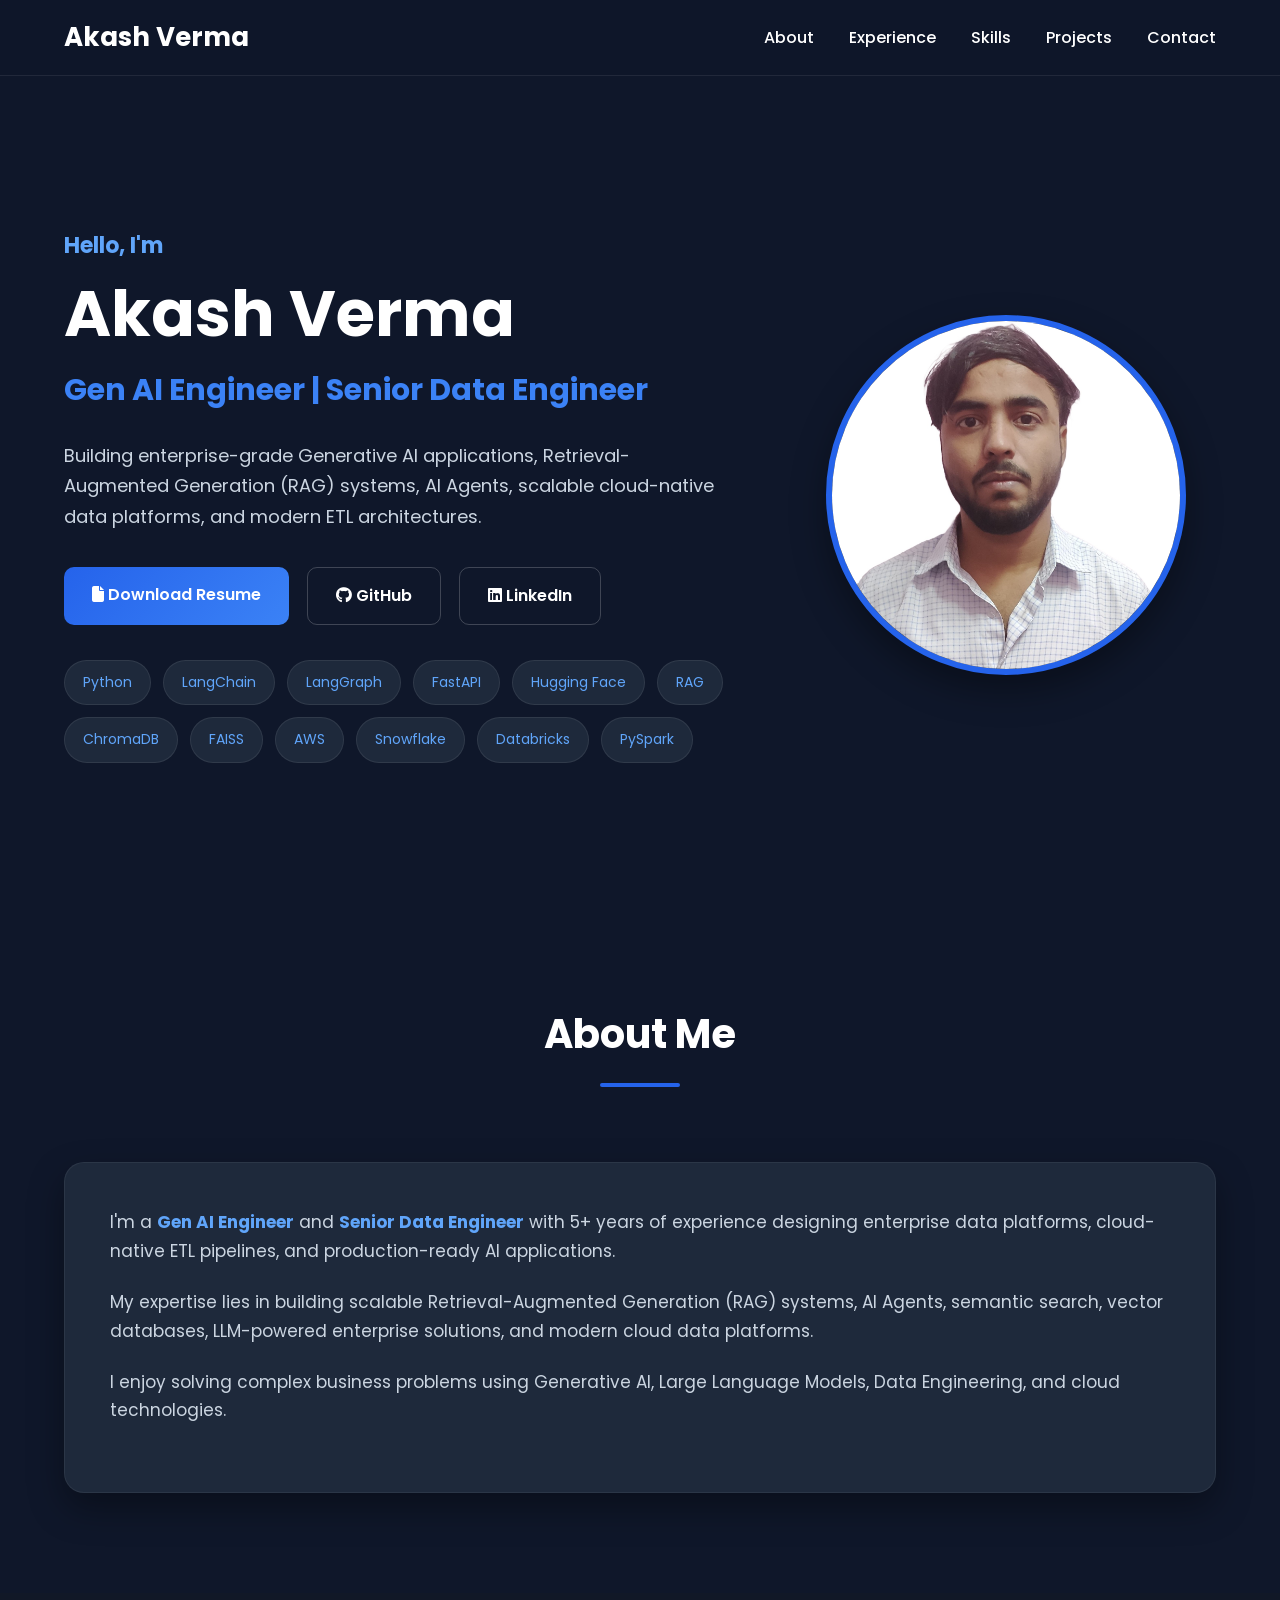
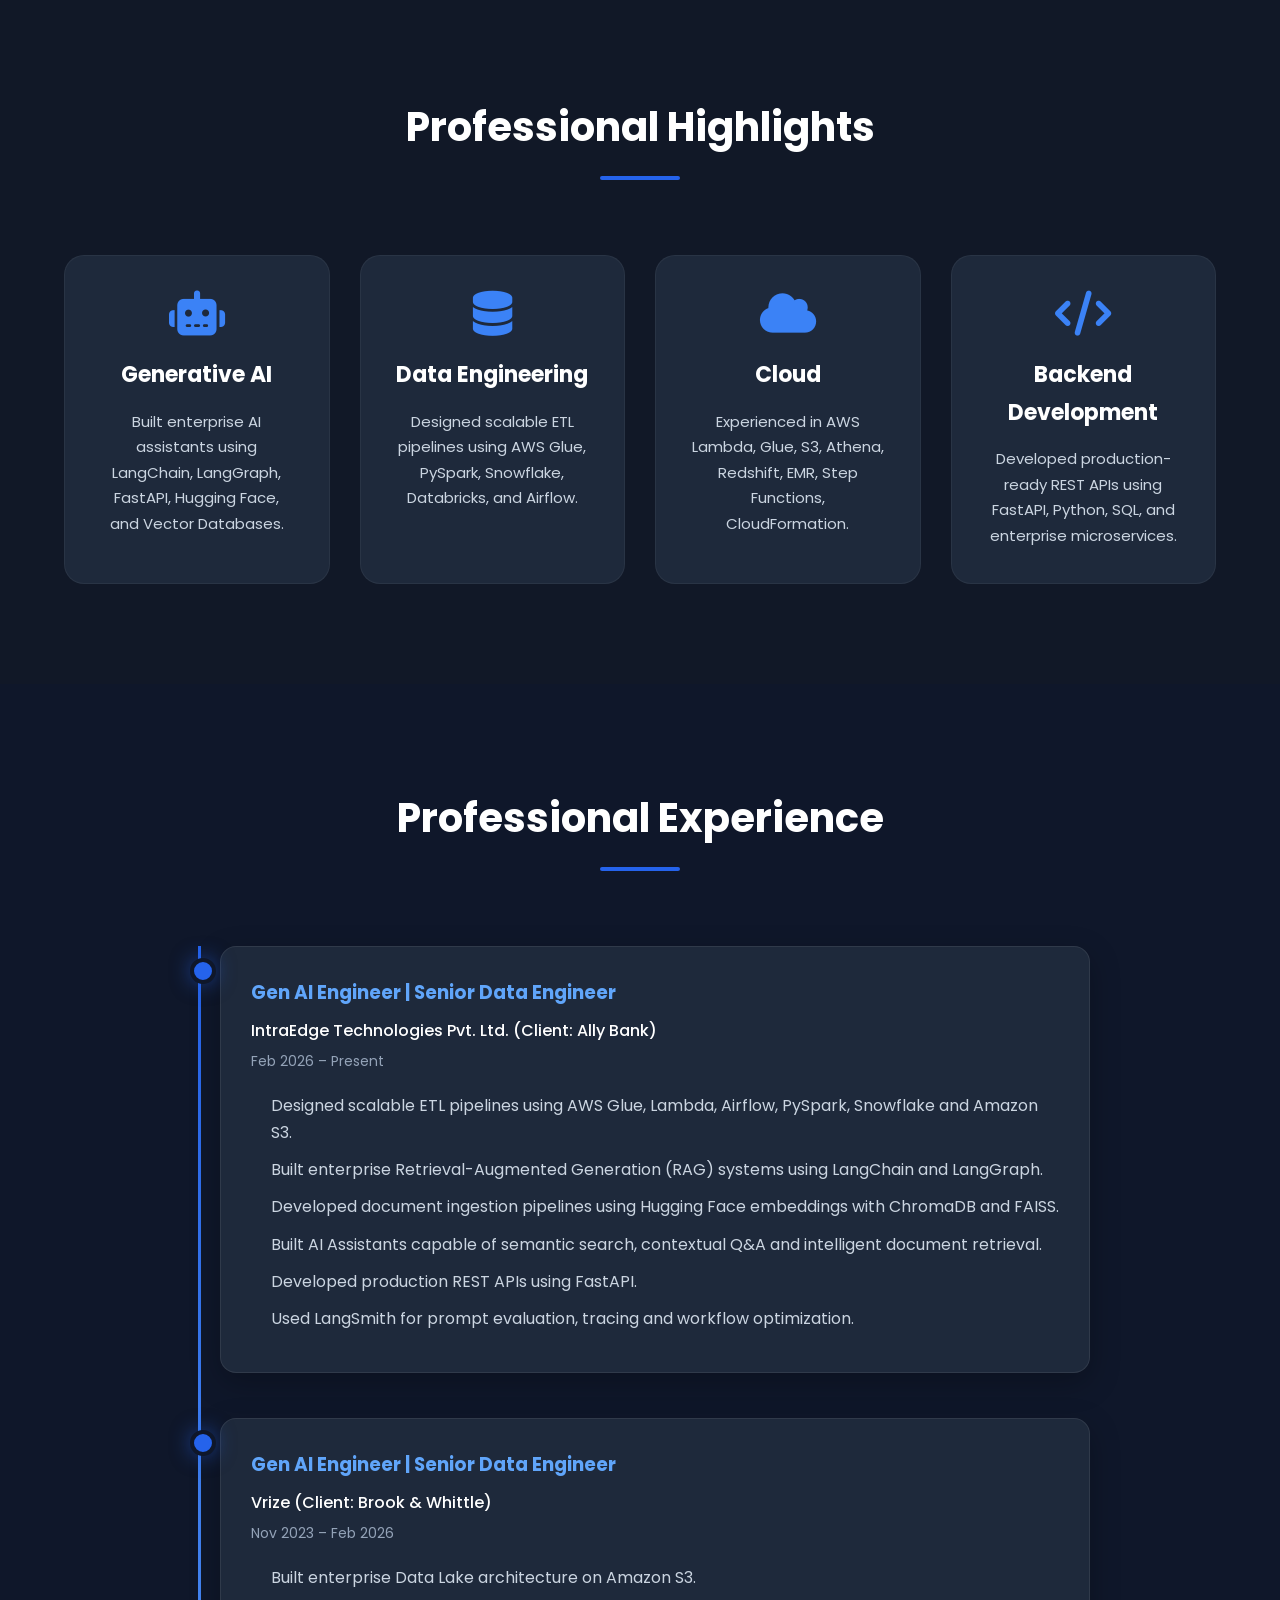
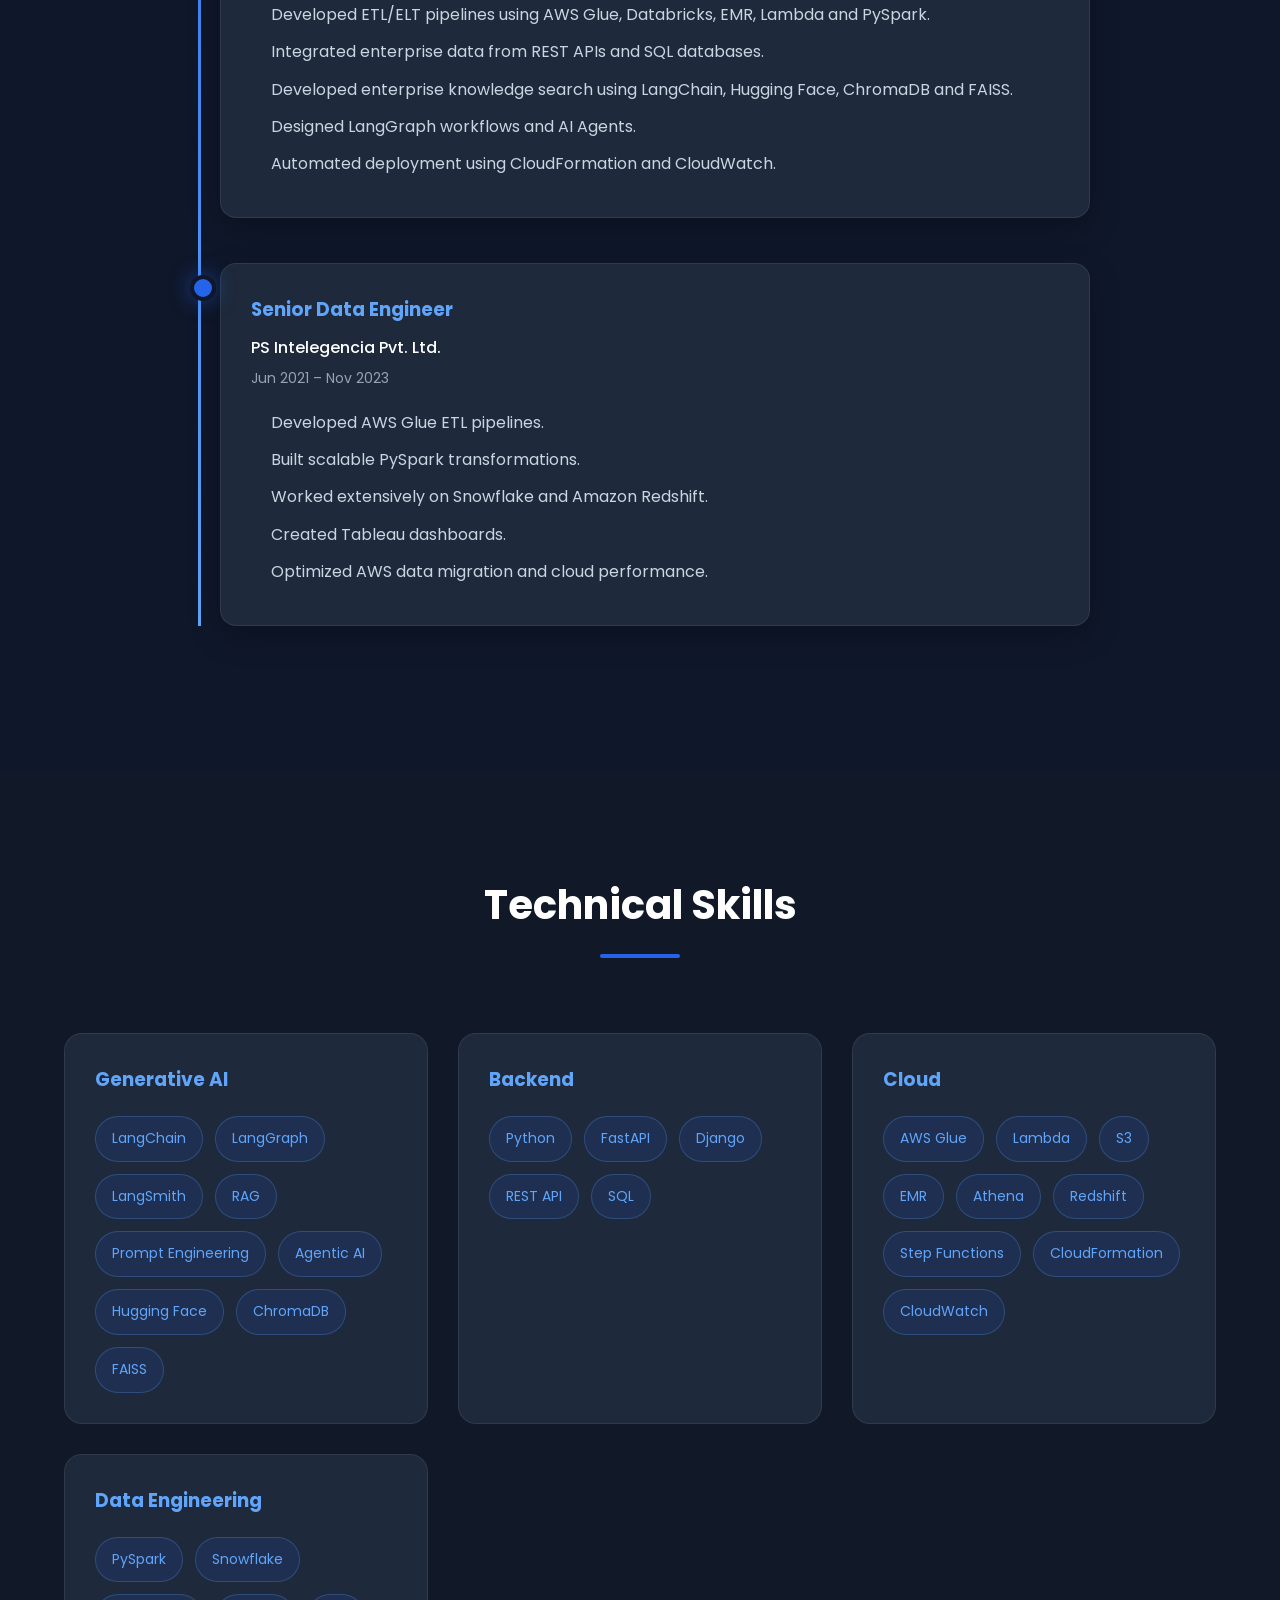
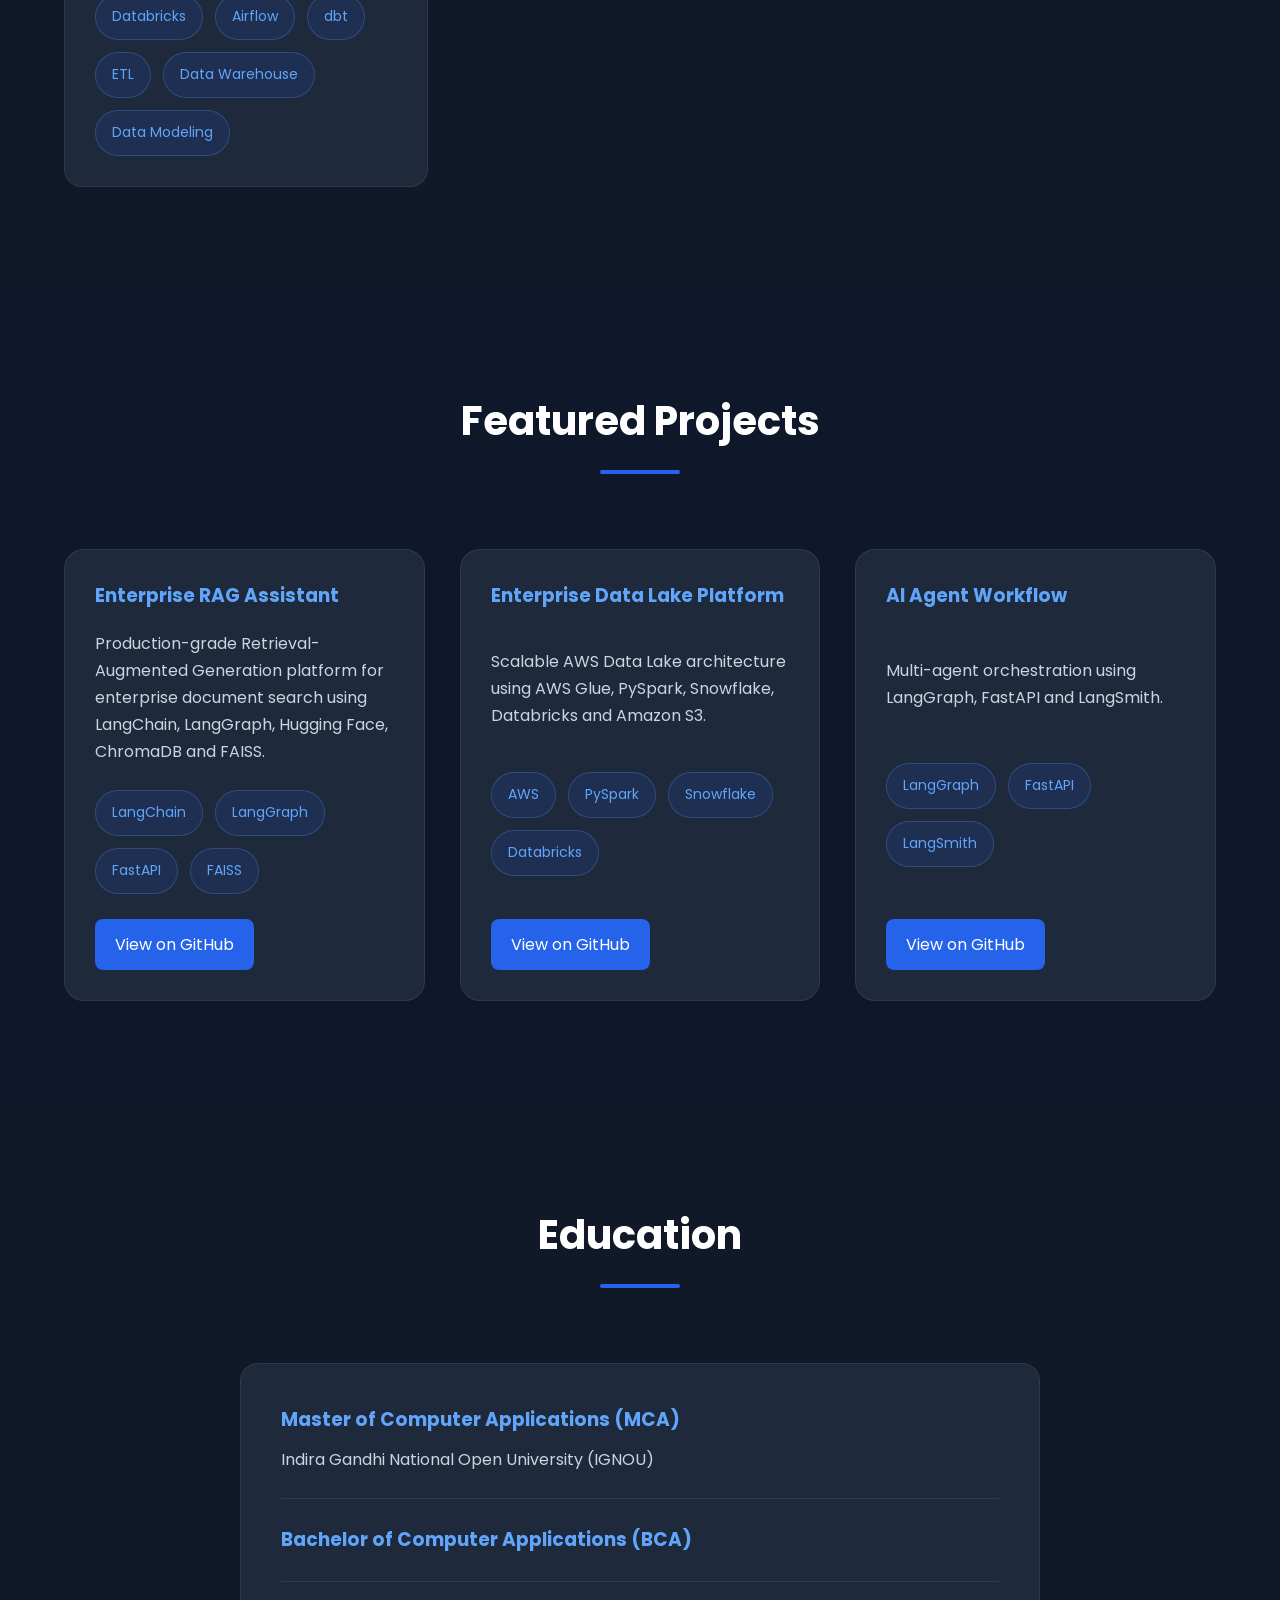
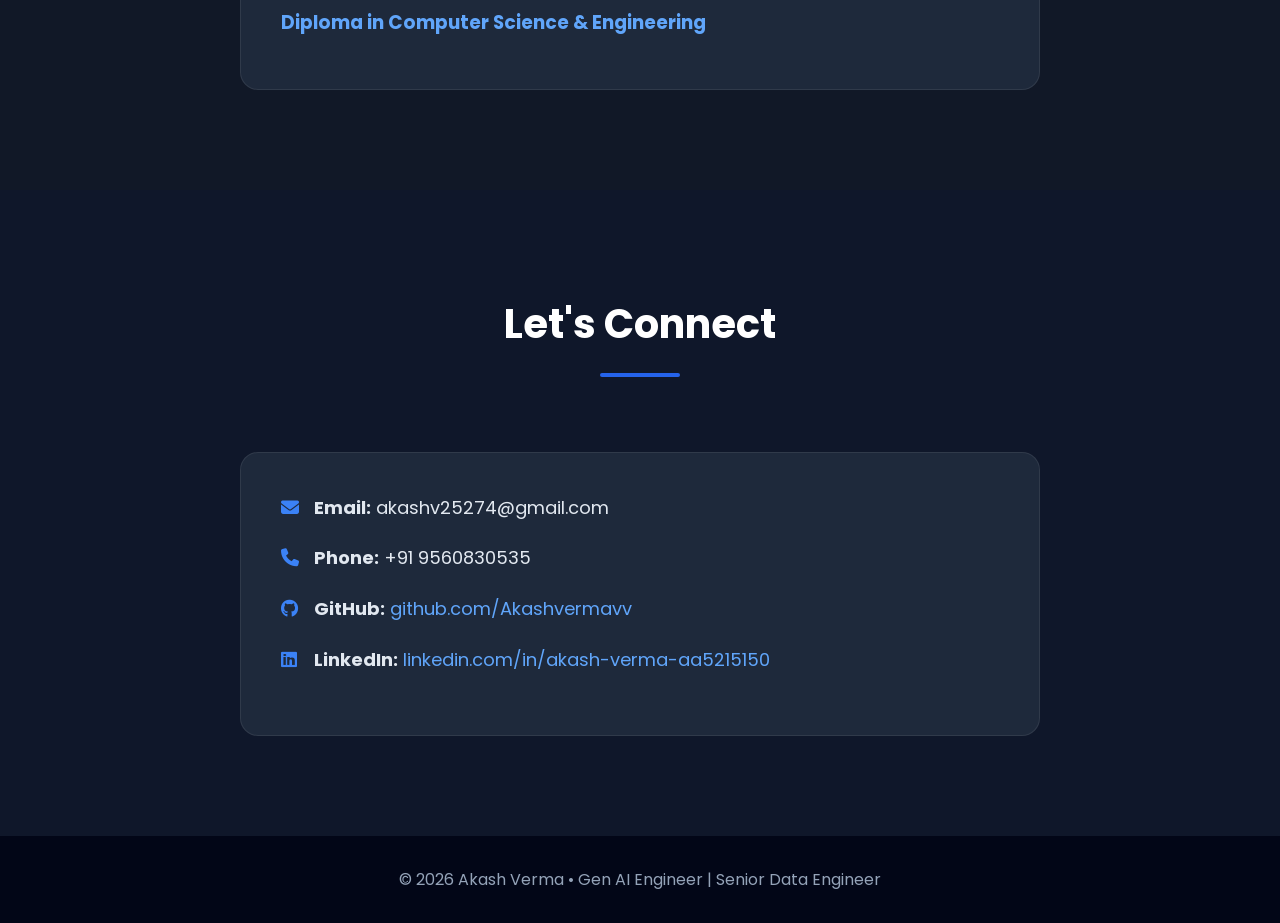
<file: index.html>
<!DOCTYPE html>
<html lang="en">
<head>
    <meta charset="UTF-8">
    <meta name="viewport" content="width=device-width, initial-scale=1.0">

    <title>Akash Verma | Gen AI Engineer</title>

    <meta name="description"
        content="Akash Verma | Gen AI Engineer | Senior Data Engineer | LangChain | LangGraph | AWS | Snowflake | FastAPI | RAG | LLM">

    <meta name="keywords"
        content="Gen AI Engineer, LangChain, LangGraph, RAG, LLM, AWS, Python, FastAPI, Snowflake, Data Engineer">

    <link rel="preconnect" href="https://fonts.googleapis.com">
    <link rel="preconnect" href="https://fonts.gstatic.com" crossorigin>

    <link href="https://fonts.googleapis.com/css2?family=Poppins:wght@300;400;500;600;700;800&display=swap"
        rel="stylesheet">

    <link href="https://cdnjs.cloudflare.com/ajax/libs/font-awesome/6.5.2/css/all.min.css"
        rel="stylesheet">

    <link rel="stylesheet" href="default.css">
</head>

<body>

<header>

    <div class="container">

        <div class="logo">
            <h2>Akash Verma</h2>
        </div>

        <nav>

            <ul>

                <li><a href="#about">About</a></li>

                <li><a href="#experience">Experience</a></li>

                <li><a href="#skills">Skills</a></li>

                <li><a href="#projects">Projects</a></li>

                <li><a href="#contact">Contact</a></li>

            </ul>

        </nav>

    </div>

</header>


<!-- HERO -->

<section class="hero">

<div class="container hero-container">

<div class="hero-left">

<h4>Hello, I'm</h4>

<h1>Akash Verma</h1>

<h2>Gen AI Engineer | Senior Data Engineer</h2>

<p>

Building enterprise-grade Generative AI applications,
Retrieval-Augmented Generation (RAG) systems,
AI Agents, scalable cloud-native data platforms,
and modern ETL architectures.

</p>

<div class="hero-buttons">

<a href="Resume.pdf" class="btn btn-primary" target="_blank">

<i class="fa-solid fa-file"></i>

Download Resume

</a>

<a href="https://github.com/Akashvermavv"
class="btn btn-secondary"
target="_blank">

<i class="fab fa-github"></i>

GitHub

</a>

<a href="https://www.linkedin.com/in/akash-verma-aa5215150/"
class="btn btn-secondary"
target="_blank">

<i class="fab fa-linkedin"></i>

LinkedIn

</a>

</div>

<div class="tech-stack">

<span>Python</span>

<span>LangChain</span>

<span>LangGraph</span>

<span>FastAPI</span>

<span>Hugging Face</span>

<span>RAG</span>

<span>ChromaDB</span>

<span>FAISS</span>

<span>AWS</span>

<span>Snowflake</span>

<span>Databricks</span>

<span>PySpark</span>

</div>

</div>

<div class="hero-right">

<img src="images1/akash-pic.jpeg"
alt="Akash Verma">

</div>

</div>

</section>

<!-- ABOUT -->

<section id="about" class="section">

<div class="container">

<div class="section-title">

<h2>About Me</h2>

</div>

<div class="about-card">

<p>

I'm a <strong>Gen AI Engineer</strong> and
<strong>Senior Data Engineer</strong>
with 5+ years of experience designing enterprise
data platforms, cloud-native ETL pipelines,
and production-ready AI applications.

</p>

<p>

My expertise lies in building scalable
Retrieval-Augmented Generation (RAG)
systems, AI Agents, semantic search,
vector databases,
LLM-powered enterprise solutions,
and modern cloud data platforms.

</p>

<p>

I enjoy solving complex business problems
using Generative AI,
Large Language Models,
Data Engineering,
and cloud technologies.

</p>

</div>

</div>

</section>

<!-- HIGHLIGHTS -->

<section class="section gray">

<div class="container">

<div class="section-title">

<h2>Professional Highlights</h2>

</div>

<div class="highlight-grid">

<div class="highlight-card">

<i class="fa-solid fa-robot"></i>

<h3>Generative AI</h3>

<p>

Built enterprise AI assistants using
LangChain,
LangGraph,
FastAPI,
Hugging Face,
and Vector Databases.

</p>

</div>

<div class="highlight-card">

<i class="fa-solid fa-database"></i>

<h3>Data Engineering</h3>

<p>

Designed scalable ETL pipelines using
AWS Glue,
PySpark,
Snowflake,
Databricks,
and Airflow.

</p>

</div>

<div class="highlight-card">

<i class="fa-solid fa-cloud"></i>

<h3>Cloud</h3>

<p>

Experienced in AWS Lambda,
Glue,
S3,
Athena,
Redshift,
EMR,
Step Functions,
CloudFormation.

</p>

</div>

<div class="highlight-card">

<i class="fa-solid fa-code"></i>

<h3>Backend Development</h3>

<p>

Developed production-ready REST APIs
using FastAPI,
Python,
SQL,
and enterprise microservices.

</p>

</div>

</div>

</div>

</section>

<!-- EXPERIENCE STARTS HERE -->

<section id="experience" class="section">

<div class="container">

<div class="section-title">

<h2>Professional Experience</h2>

</div>

<div class="timeline">

	<!-- Continue from Part 1 -->

<div class="timeline-item">

    <div class="timeline-content">

        <h3>Gen AI Engineer | Senior Data Engineer</h3>

        <h4>IntraEdge Technologies Pvt. Ltd. (Client: Ally Bank)</h4>

        <span>Feb 2026 – Present</span>

        <ul>

            <li>Designed scalable ETL pipelines using AWS Glue, Lambda, Airflow, PySpark, Snowflake and Amazon S3.</li>

            <li>Built enterprise Retrieval-Augmented Generation (RAG) systems using LangChain and LangGraph.</li>

            <li>Developed document ingestion pipelines using Hugging Face embeddings with ChromaDB and FAISS.</li>

            <li>Built AI Assistants capable of semantic search, contextual Q&A and intelligent document retrieval.</li>

            <li>Developed production REST APIs using FastAPI.</li>

            <li>Used LangSmith for prompt evaluation, tracing and workflow optimization.</li>

        </ul>

    </div>

</div>

<div class="timeline-item">

    <div class="timeline-content">

        <h3>Gen AI Engineer | Senior Data Engineer</h3>

        <h4>Vrize (Client: Brook & Whittle)</h4>

        <span>Nov 2023 – Feb 2026</span>

        <ul>

            <li>Built enterprise Data Lake architecture on Amazon S3.</li>

            <li>Developed ETL/ELT pipelines using AWS Glue, Databricks, EMR, Lambda and PySpark.</li>

            <li>Integrated enterprise data from REST APIs and SQL databases.</li>

            <li>Developed enterprise knowledge search using LangChain, Hugging Face, ChromaDB and FAISS.</li>

            <li>Designed LangGraph workflows and AI Agents.</li>

            <li>Automated deployment using CloudFormation and CloudWatch.</li>

        </ul>

    </div>

</div>

<div class="timeline-item">

    <div class="timeline-content">

        <h3>Senior Data Engineer</h3>

        <h4>PS Intelegencia Pvt. Ltd.</h4>

        <span>Jun 2021 – Nov 2023</span>

        <ul>

            <li>Developed AWS Glue ETL pipelines.</li>

            <li>Built scalable PySpark transformations.</li>

            <li>Worked extensively on Snowflake and Amazon Redshift.</li>

            <li>Created Tableau dashboards.</li>

            <li>Optimized AWS data migration and cloud performance.</li>

        </ul>

    </div>

</div>

</div>

</div>

</section>

<!-- ================= SKILLS ================= -->

<section id="skills" class="section gray">

<div class="container">

<div class="section-title">

<h2>Technical Skills</h2>

</div>

<div class="skills-grid">

<div class="skill-box">

<h3>Generative AI</h3>

<div class="badges">

<span>LangChain</span>
<span>LangGraph</span>
<span>LangSmith</span>
<span>RAG</span>
<span>Prompt Engineering</span>
<span>Agentic AI</span>
<span>Hugging Face</span>
<span>ChromaDB</span>
<span>FAISS</span>

</div>

</div>

<div class="skill-box">

<h3>Backend</h3>

<div class="badges">

<span>Python</span>
<span>FastAPI</span>
<span>Django</span>
<span>REST API</span>
<span>SQL</span>

</div>

</div>

<div class="skill-box">

<h3>Cloud</h3>

<div class="badges">

<span>AWS Glue</span>
<span>Lambda</span>
<span>S3</span>
<span>EMR</span>
<span>Athena</span>
<span>Redshift</span>
<span>Step Functions</span>
<span>CloudFormation</span>
<span>CloudWatch</span>

</div>

</div>

<div class="skill-box">

<h3>Data Engineering</h3>

<div class="badges">

<span>PySpark</span>
<span>Snowflake</span>
<span>Databricks</span>
<span>Airflow</span>
<span>dbt</span>
<span>ETL</span>
<span>Data Warehouse</span>
<span>Data Modeling</span>

</div>

</div>

</div>

</div>

</section>

<!-- ================= PROJECTS ================= -->

<section id="projects" class="section">

<div class="container">

<div class="section-title">

<h2>Featured Projects</h2>

</div>

<div class="project-grid">

<div class="project-card">

<h3>Enterprise RAG Assistant</h3>

<p>

Production-grade Retrieval-Augmented Generation platform
for enterprise document search using LangChain,
LangGraph, Hugging Face, ChromaDB and FAISS.

</p>

<div class="badges">

<span>LangChain</span>
<span>LangGraph</span>
<span>FastAPI</span>
<span>FAISS</span>

</div>

<a href="https://github.com/Akashvermavv" target="_blank">

View on GitHub

</a>

</div>

<div class="project-card">

<h3>Enterprise Data Lake Platform</h3>

<p>

Scalable AWS Data Lake architecture using AWS Glue,
PySpark, Snowflake, Databricks and Amazon S3.

</p>

<div class="badges">

<span>AWS</span>
<span>PySpark</span>
<span>Snowflake</span>
<span>Databricks</span>

</div>

<a href="https://github.com/Akashvermavv" target="_blank">

View on GitHub

</a>

</div>

<div class="project-card">

<h3>AI Agent Workflow</h3>

<p>

Multi-agent orchestration using LangGraph,
FastAPI and LangSmith.

</p>

<div class="badges">

<span>LangGraph</span>
<span>FastAPI</span>
<span>LangSmith</span>

</div>

<a href="https://github.com/Akashvermavv" target="_blank">

View on GitHub

</a>

</div>

</div>

</div>

</section>

<!-- ================= EDUCATION ================= -->

<section class="section gray">

<div class="container">

<div class="section-title">

<h2>Education</h2>

</div>

<div class="education-card">

<h3>Master of Computer Applications (MCA)</h3>

<p>Indira Gandhi National Open University (IGNOU)</p>

<hr>

<h3>Bachelor of Computer Applications (BCA)</h3>

<hr>

<h3>Diploma in Computer Science & Engineering</h3>

</div>

</div>

</section>

<!-- ================= CONTACT ================= -->

<section id="contact" class="section">

<div class="container">

<div class="section-title">

<h2>Let's Connect</h2>

</div>

<div class="contact-card">

<p>

<i class="fa-solid fa-envelope"></i>

<strong>Email:</strong>

akashv25274@gmail.com

</p>

<p>

<i class="fa-solid fa-phone"></i>

<strong>Phone:</strong>

+91 9560830535

</p>

<p>

<i class="fab fa-github"></i>

<strong>GitHub:</strong>

<a href="https://github.com/Akashvermavv" target="_blank">

github.com/Akashvermavv

</a>

</p>

<p>

<i class="fab fa-linkedin"></i>

<strong>LinkedIn:</strong>

<a href="https://www.linkedin.com/in/akash-verma-aa5215150" target="_blank">

linkedin.com/in/akash-verma-aa5215150

</a>

</p>

</div>

</div>

</section>

<!-- ================= FOOTER ================= -->

<footer>

<div class="container">

<p>

© 2026 Akash Verma • Gen AI Engineer | Senior Data Engineer

</p>

</div>

</footer>

<script src="script.js"></script>

</body>
</html>
</file>
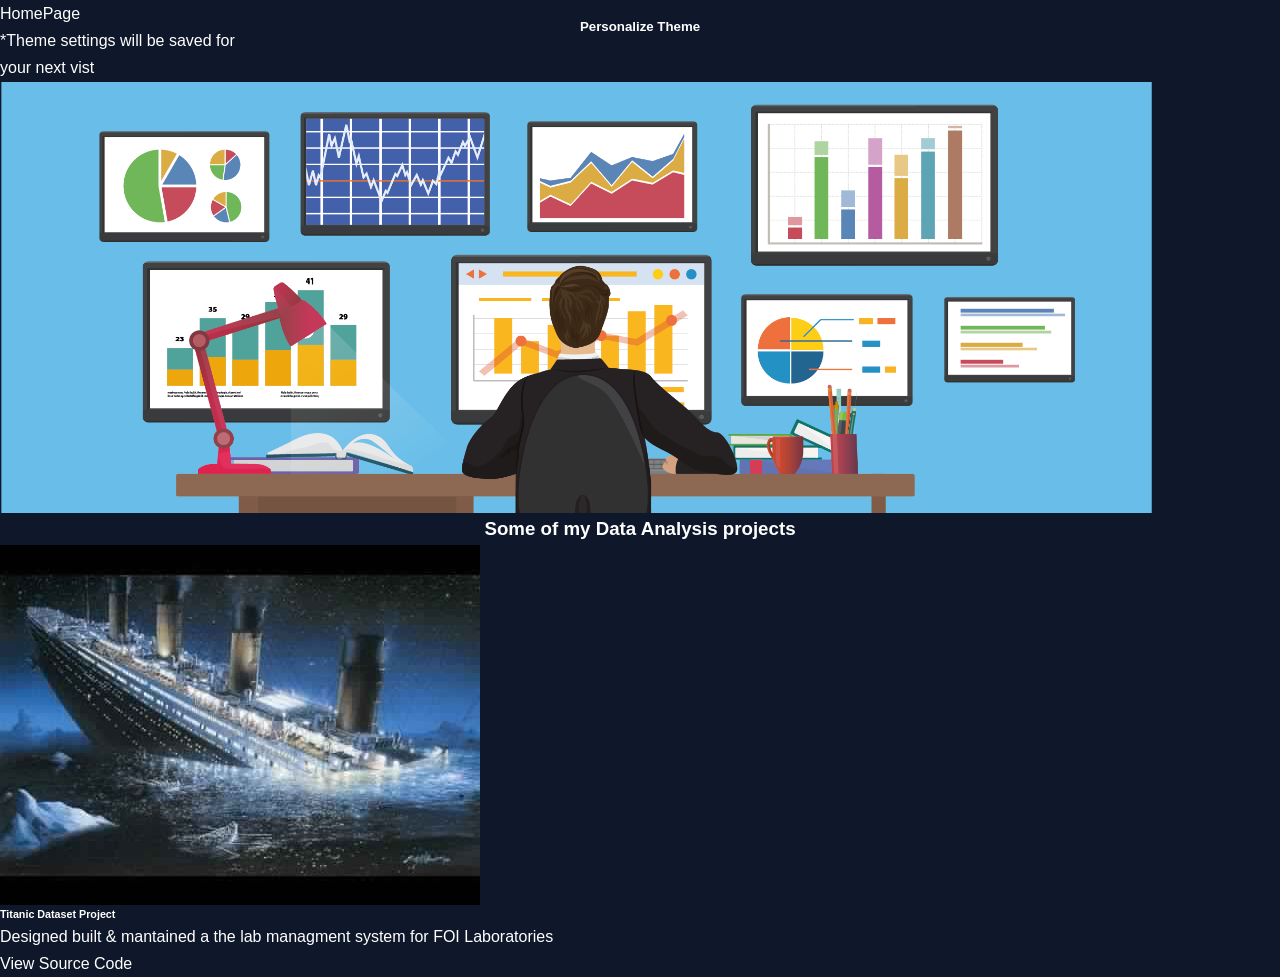
<file: da_projects.html>
<!DOCTYPE html>
<html>
<head>
	<title>Akash Verma</title>


	<meta name="viewport" content="width=device-width, initial-scale=1, maximum-scale=1, minimum-scale=1" />

	<link href="https://fonts.googleapis.com/css2?family=Russo+One&display=swap" rel="stylesheet">

	<link href="https://fonts.googleapis.com/css2?family=Roboto+Mono:wght@500&family=Russo+One&display=swap" rel="stylesheet">

	<link rel="stylesheet" type="text/css" href="default.css">
	<link id="theme-style" rel="stylesheet" type="text/css" href="">
</head>
<body>

	<section class="s1">
		<div class="main-container">
			

			<div class="intro-wrapper">
				<div class="nav-wrapper">

					<!-- Link around dots-wrapper added after tutorial video -->
					<a href="index.html">
						<div class="dots-wrapper">
							<div id="dot-1" class="browser-dot"></div>
							<div id="dot-2" class="browser-dot"></div>
							<div id="dot-3" class="browser-dot"></div>
						</div>
					</a>
					

					<ul id="navigation">
						<li><a href="index.html">HomePage</a></li>

					</ul>
				</div>

				<div class="left-column">
					
					<h5 style="text-align: center;line-height: 0;">Personalize Theme</h5>

					<div id="theme-options-wrapper">
						<div data-mode="light" id="light-mode" class="theme-dot"></div>
						<div data-mode="blue" id="blue-mode" class="theme-dot"></div>
						<div data-mode="green" id="green-mode" class="theme-dot"></div>
						<div data-mode="purple" id="purple-mode" class="theme-dot"></div>
					</div>

					<p id="settings-note">*Theme settings will be saved for<br>your next vist</p>
				</div>
				<div class="right-column">

					<div id="preview-shadow">
						<div id="preview">
							<div id="corner-tl" class="corner"></div>
							<div id="corner-tr" class="corner"></div>
							
							<img id="profile_pic" src="images1/data_analysis.png" style="height: 90%; width:90%">
							<div id="corner-br" class="corner"></div>
							<div id="corner-bl" class="corner"></div>
						</div>
					</div>

				
				</div>
			</div>
		</div>
	</section>

	

	<section class="s1">
		<div class="main-container">
			<h3 style="text-align: center;">Some of my Data Analysis projects</h3>

			<div class="post-wrapper">

				<div>
					<div class="post">
						<img class="thumbnail" src="images1/titanic.jpg">
						<div class="post-preview">
							<h6 class="post-title">Titanic Dataset Project</h6>
							<p class="post-intro">Designed built & mantained a the lab managment system for FOI Laboratories</p>
							<a href="https://github.com/Akashvermavv/Data-Analysis-Projects/blob/master/titanic_dataset.ipynb" style="">View Source Code</a>
<!-- 							<a href="#" style="margin-left:90px;">Read More</a> -->
						</div>
					</div>
				</div>

			<!-- 	<div>
					<div class="post">
						<img class="thumbnail" src="images1/ems.jpg">
						<div class="post-preview">
							<h6 class="post-title">Employee Management System</h6>
							<p class="post-intro">Designed built & mantained a the lab managment system for FOI Laboratories</p>
							<a href="post.html" style="">View Code</a>
							<a href="post.html" style="margin-left:125px;">Read More</a>
						</div>
					</div>
				</div>

				<div>
					<div class="post">
						<img class="thumbnail" src="images1/cm2.png">
						<div class="post-preview">
							<h6 class="post-title">Customer Management System</h6>
							<p class="post-intro">Online store with paypal payments intergration and guest user shopping</p>
							<a href="post.html" style="">View Code</a>
							<a href="post.html" style="margin-left:125px;">Read More</a>
						</div>
					</div>
				</div> -->

				

			


			</div>
		</div>
	</section>

 

	<script type="text/javascript" src="script.js"></script>
</body>
</html>
</file>
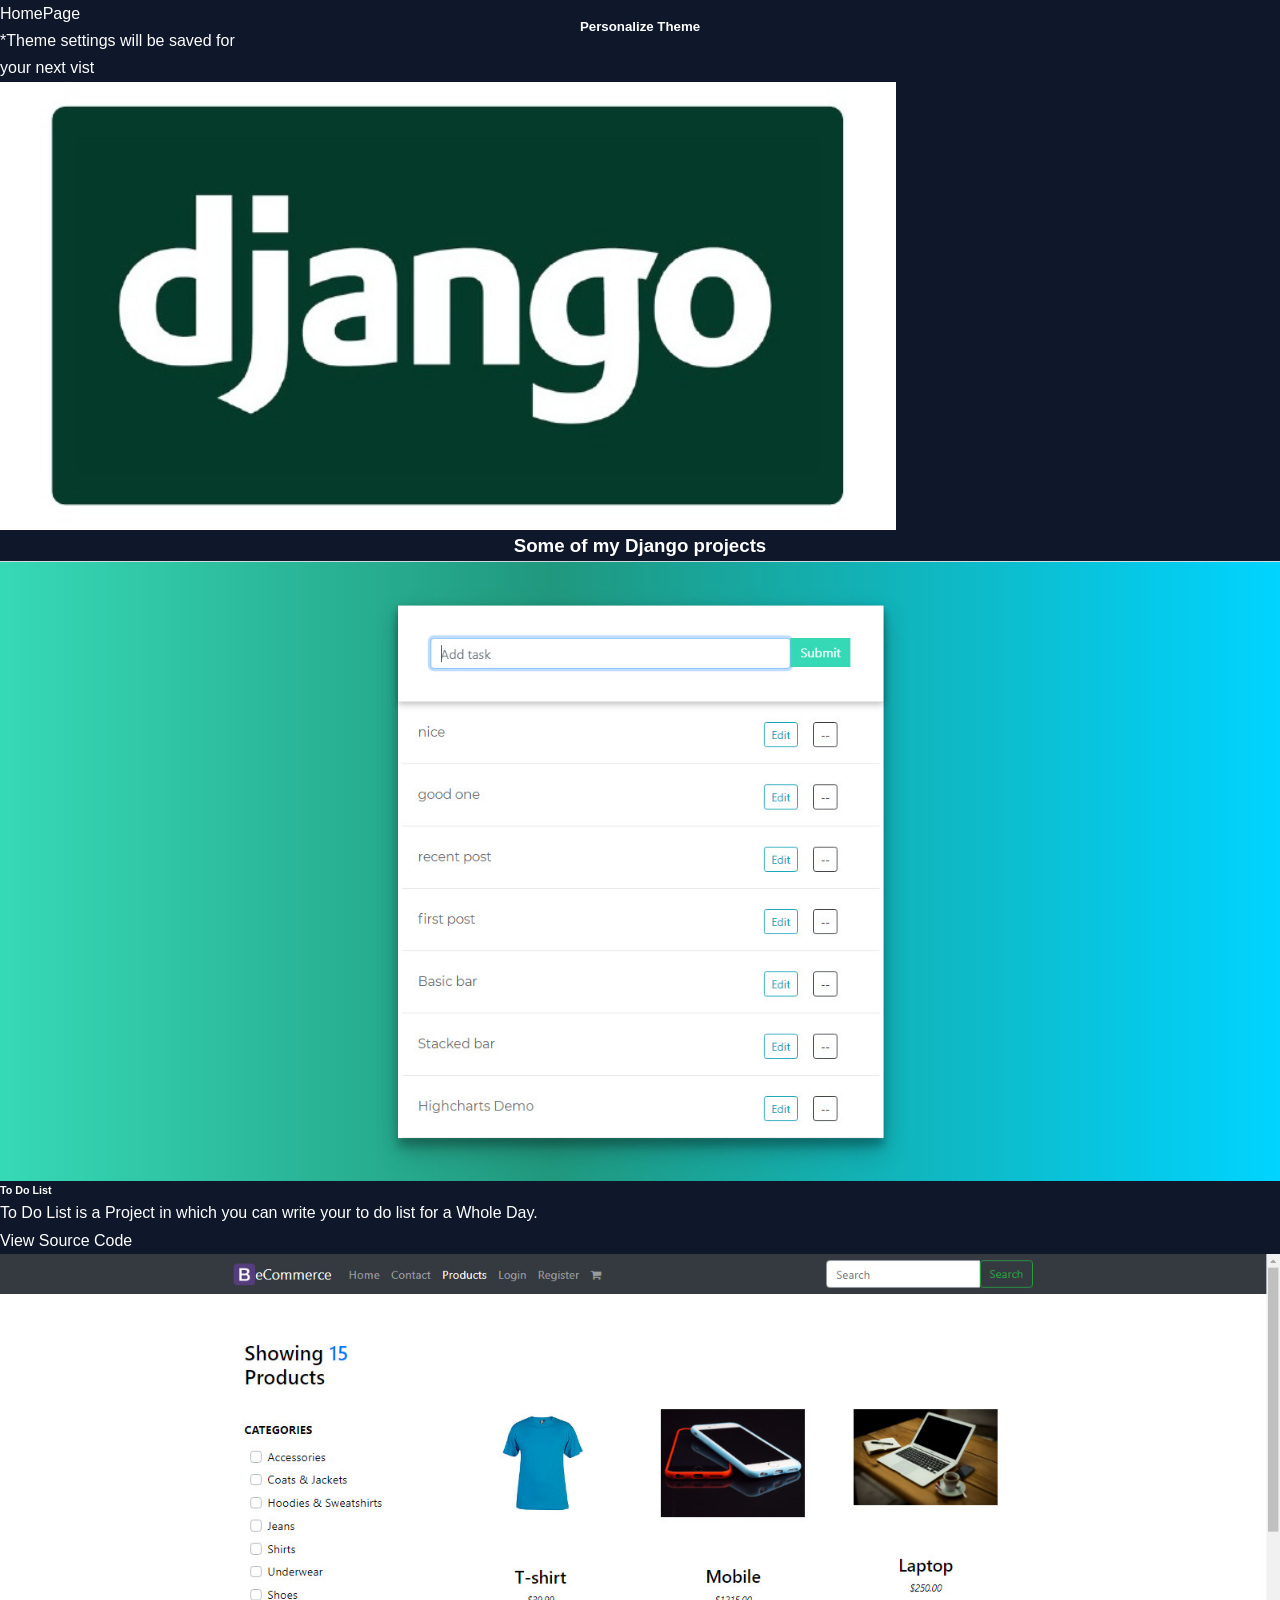
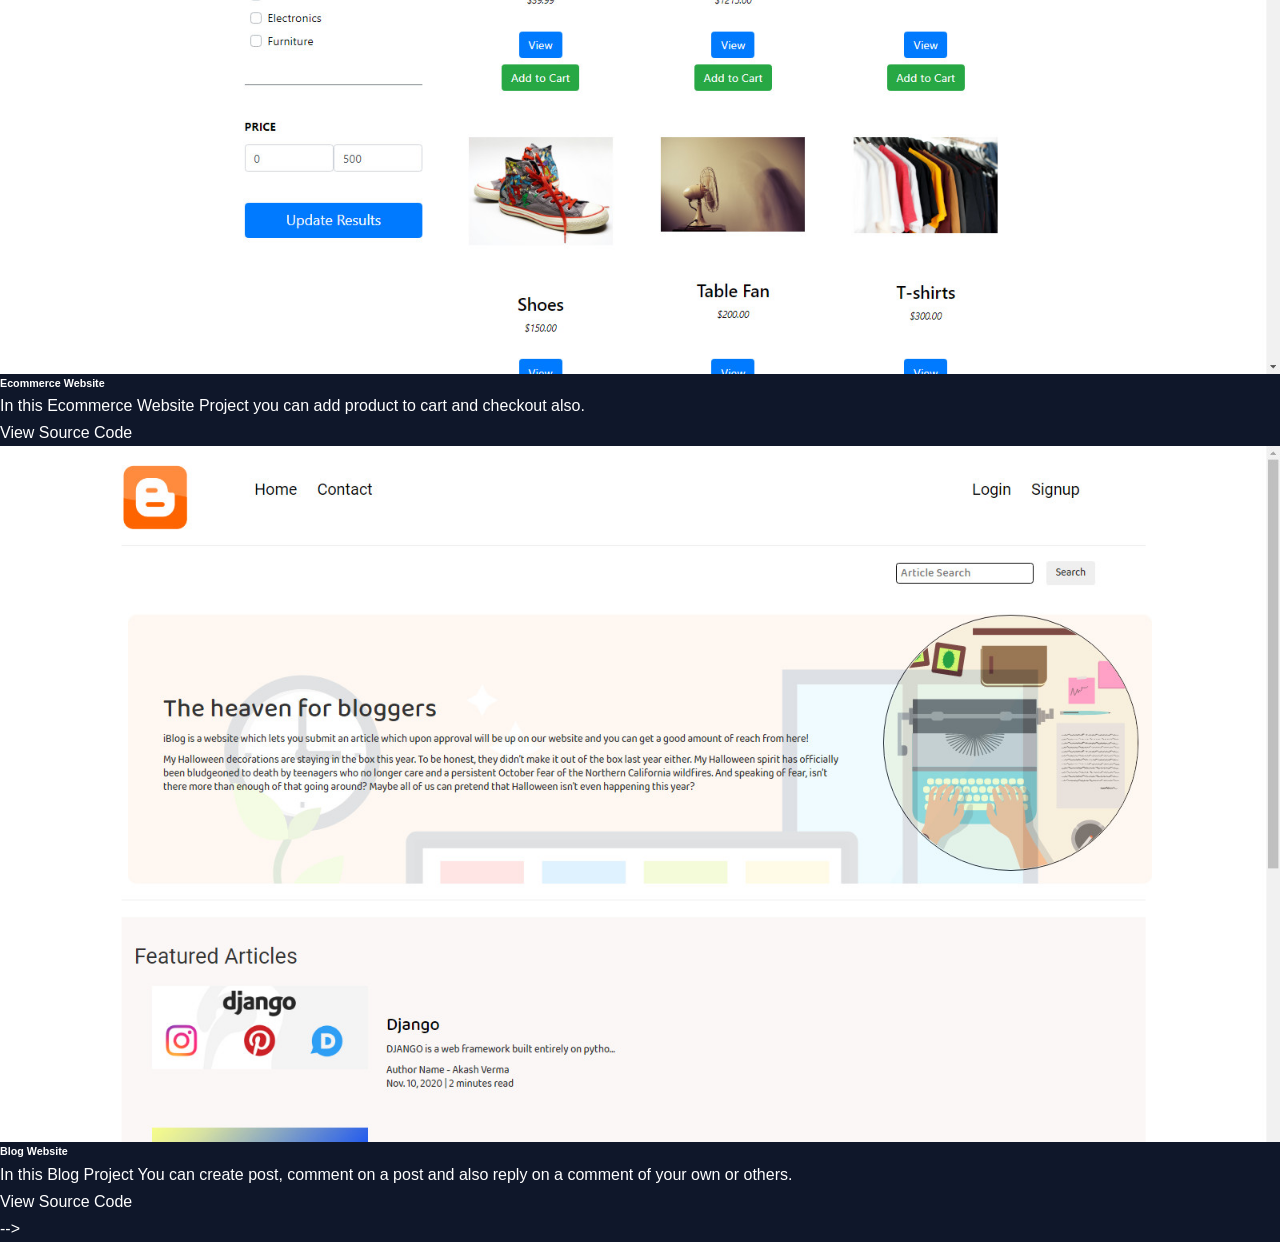
<file: django_pr.html>
<!DOCTYPE html>
<html>
<head>
	<title>Akash Verma</title>


	<meta name="viewport" content="width=device-width, initial-scale=1, maximum-scale=1, minimum-scale=1" />

	<link href="https://fonts.googleapis.com/css2?family=Russo+One&display=swap" rel="stylesheet">

	<link href="https://fonts.googleapis.com/css2?family=Roboto+Mono:wght@500&family=Russo+One&display=swap" rel="stylesheet">

	<link rel="stylesheet" type="text/css" href="default.css">
	<link id="theme-style" rel="stylesheet" type="text/css" href="">
</head>
<body>

	<section class="s1">
		<div class="main-container">
			

			<div class="intro-wrapper">
				<div class="nav-wrapper">

					<!-- Link around dots-wrapper added after tutorial video -->
					<a href="index.html">
						<div class="dots-wrapper">
							<div id="dot-1" class="browser-dot"></div>
							<div id="dot-2" class="browser-dot"></div>
							<div id="dot-3" class="browser-dot"></div>
						</div>
					</a>
					

					<ul id="navigation">
						<li><a href="index.html">HomePage</a></li>

					</ul>
				</div>

				<div class="left-column">
					
					<h5 style="text-align: center;line-height: 0;">Personalize Theme</h5>

					<div id="theme-options-wrapper">
						<div data-mode="light" id="light-mode" class="theme-dot"></div>
						<div data-mode="blue" id="blue-mode" class="theme-dot"></div>
						<div data-mode="green" id="green-mode" class="theme-dot"></div>
						<div data-mode="purple" id="purple-mode" class="theme-dot"></div>
					</div>

					<p id="settings-note">*Theme settings will be saved for<br>your next vist</p>
				</div>
				<div class="right-column">

					<div id="preview-shadow">
						<div id="preview">
							<div id="corner-tl" class="corner"></div>
							<div id="corner-tr" class="corner"></div>
							
							<img id="profile_pic" src="images1/django.jpg" style="height: 50%; width:70%">
							<div id="corner-br" class="corner"></div>
							<div id="corner-bl" class="corner"></div>
						</div>
					</div>

				
				</div>
			</div>
		</div>
	</section>

	

	<section class="s1">
		<div class="main-container">
			<h3 style="text-align: center;">Some of my Django projects</h3>

			<div class="post-wrapper">

				<div>
					<div class="post">
						<img class="thumbnail" src="images1/to-do-2.jpg">
						<div class="post-preview">
							<h6 class="post-title">To Do List</h6>
							<p class="post-intro">To Do List is a Project in which you can write your to do list for a Whole Day.</p>
							<a href="https://github.com/Akashvermavv/Django-Projects/tree/master/todo_drf" style="">View Source Code</a>
<!-- 							<a href="#" style="margin-left:90px;">Read More</a> -->
						</div>
					</div>
				</div>

				<div>
					<div class="post">
						<img class="thumbnail" src="images1/Ecom.jpg">
						<div class="post-preview">
							<h6 class="post-title">Ecommerce Website</h6>
							<p class="post-intro">In this Ecommerce Website Project you can add product to cart and checkout also.</p>
							<a href="https://github.com/Akashvermavv/Django-Projects/tree/master/FullEcommerceWebsite/ecommerce" style="">View Source Code</a>
<!-- 							<a href="#" style="margin-left:90px;">Read More</a> -->

						</div>
					</div>
				</div>


				<div>
					<div class="post">
						<img class="thumbnail" src="images1/blog.jpg">
						<div class="post-preview">
							<h6 class="post-title">Blog Website</h6>
							<p class="post-intro">In this Blog Project You can create post, comment on a post and also reply on a comment of your own or others.</p>
							<a href="https://github.com/Akashvermavv/Django-Projects/tree/master/blog" style="">View Source Code</a>
<!-- 							<a href="#" style="margin-left:90px;">Read More</a> -->

						</div>
					</div>
				</div>

				<!-- 	<div>
						<div class="post">
							<img class="thumbnail" src="images1/cm2.png">
							<div class="post-preview">
								<h6 class="post-title">Customer Management System</h6>
								<p class="post-intro">Online store with paypal payments intergration and guest user shopping</p>
<!-- 								<a href="post.html">Read More</a> -->
							</div>
						</div>
					</div> -->

				

			


			</div>
		</div>
	</section>

 

	<script type="text/javascript" src="script.js"></script>
</body>
</html>
</file>
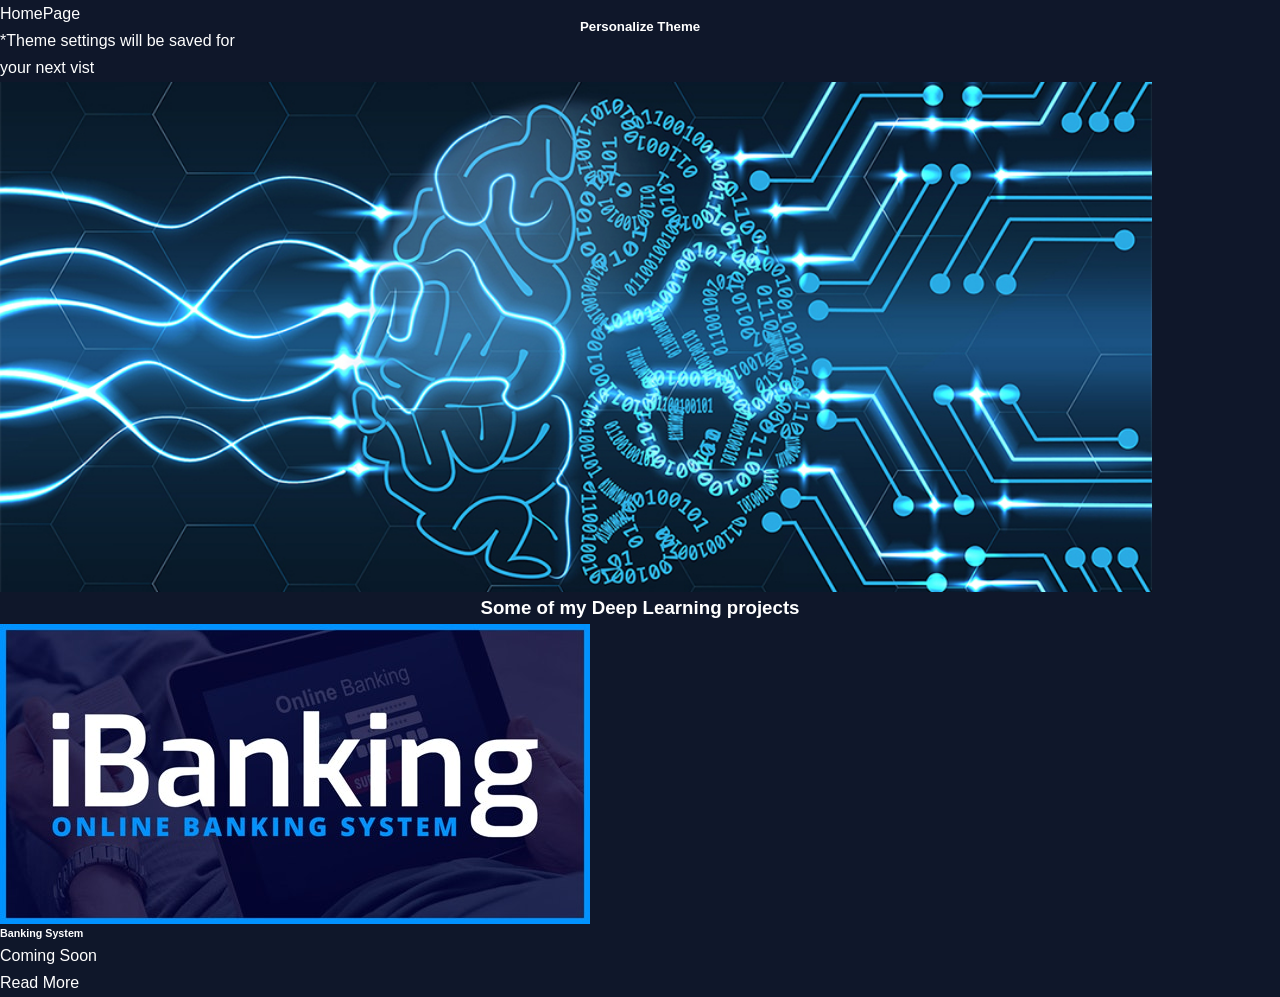
<file: dl.html>
<!DOCTYPE html>
<html>
	
<head>
	<title>Akash Verma</title>


	<meta name="viewport" content="width=device-width, initial-scale=1, maximum-scale=1, minimum-scale=1" />

	<link href="https://fonts.googleapis.com/css2?family=Russo+One&display=swap" rel="stylesheet">

	<link href="https://fonts.googleapis.com/css2?family=Roboto+Mono:wght@500&family=Russo+One&display=swap" rel="stylesheet">

	<link rel="stylesheet" type="text/css" href="default.css">
	<link id="theme-style" rel="stylesheet" type="text/css" href="">
</head>
<body>

	<section class="s1">
		<div class="main-container">
			

			<div class="intro-wrapper">
				<div class="nav-wrapper">

					<!-- Link around dots-wrapper added after tutorial video -->
					<a href="index.html">
						<div class="dots-wrapper">
							<div id="dot-1" class="browser-dot"></div>
							<div id="dot-2" class="browser-dot"></div>
							<div id="dot-3" class="browser-dot"></div>
						</div>
					</a>
					

					<ul id="navigation">
						<li><a href="index.html">HomePage</a></li>

					</ul>
				</div>

				<div class="left-column">
					
					<h5 style="text-align: center;line-height: 0;">Personalize Theme</h5>

					<div id="theme-options-wrapper">
						<div data-mode="light" id="light-mode" class="theme-dot"></div>
						<div data-mode="blue" id="blue-mode" class="theme-dot"></div>
						<div data-mode="green" id="green-mode" class="theme-dot"></div>
						<div data-mode="purple" id="purple-mode" class="theme-dot"></div>
					</div>

					<p id="settings-note">*Theme settings will be saved for<br>your next vist</p>
				</div>
				<div class="right-column">

					<div id="preview-shadow">
						<div id="preview">
							<div id="corner-tl" class="corner"></div>
							<div id="corner-tr" class="corner"></div>
							
							<img id="profile_pic" src="images1/deep_learning.jpg" style="height: 70%; width:90%">
							<div id="corner-br" class="corner"></div>
							<div id="corner-bl" class="corner"></div>
						</div>
					</div>

				
				</div>
			</div>
		</div>
	</section>

	

	<section class="s1">
		<div class="main-container">
			<h3 style="text-align: center;">Some of my Deep Learning projects</h3>

			<div class="post-wrapper">

				<div>
					<div class="post">
						<img class="thumbnail" src="images1/banking_system.jpg">
						<div class="post-preview">
							<h6 class="post-title">Banking System</h6>
							<p class="post-intro">Coming Soon</p>
							<a href="#">Read More</a>
						</div>
					</div>
				</div>

				<!-- <div>
					<div class="post">
						<img class="thumbnail" src="images1/ems.jpg">
						<div class="post-preview">
							<h6 class="post-title">Employee Management System</h6>
							<p class="post-intro">Designed built & mantained a the lab managment system for FOI Laboratories</p>
							<a href="post.html">Read More</a>
						</div>
					</div>
				</div>

				<div>
					<div class="post">
						<img class="thumbnail" src="images1/cm2.png">
						<div class="post-preview">
							<h6 class="post-title">Customer Management System</h6>
							<p class="post-intro">Online store with paypal payments intergration and guest user shopping</p>
							<a href="post.html">Read More</a>
						</div>
					</div>
				</div> -->

				

			


			</div>
		</div>
	</section>

 

	<script type="text/javascript" src="script.js"></script>
</body>
</html>
</file>
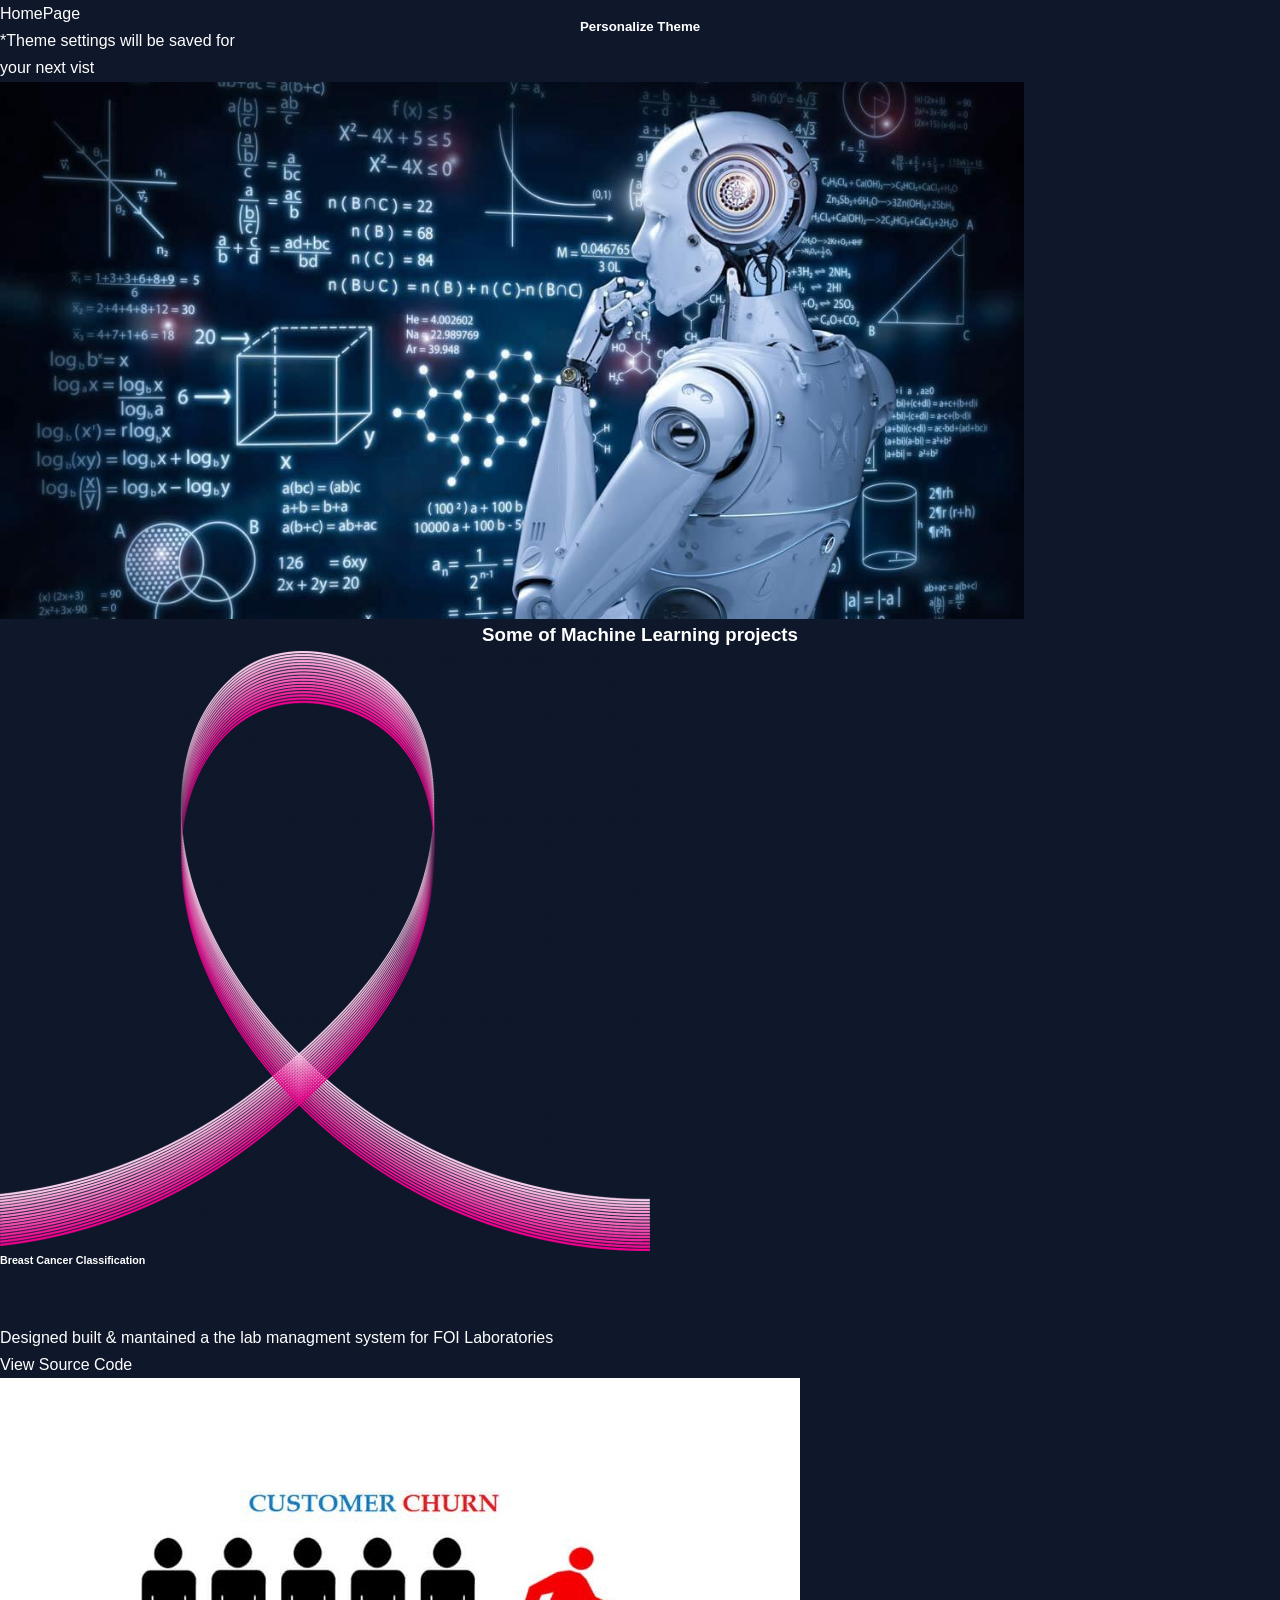
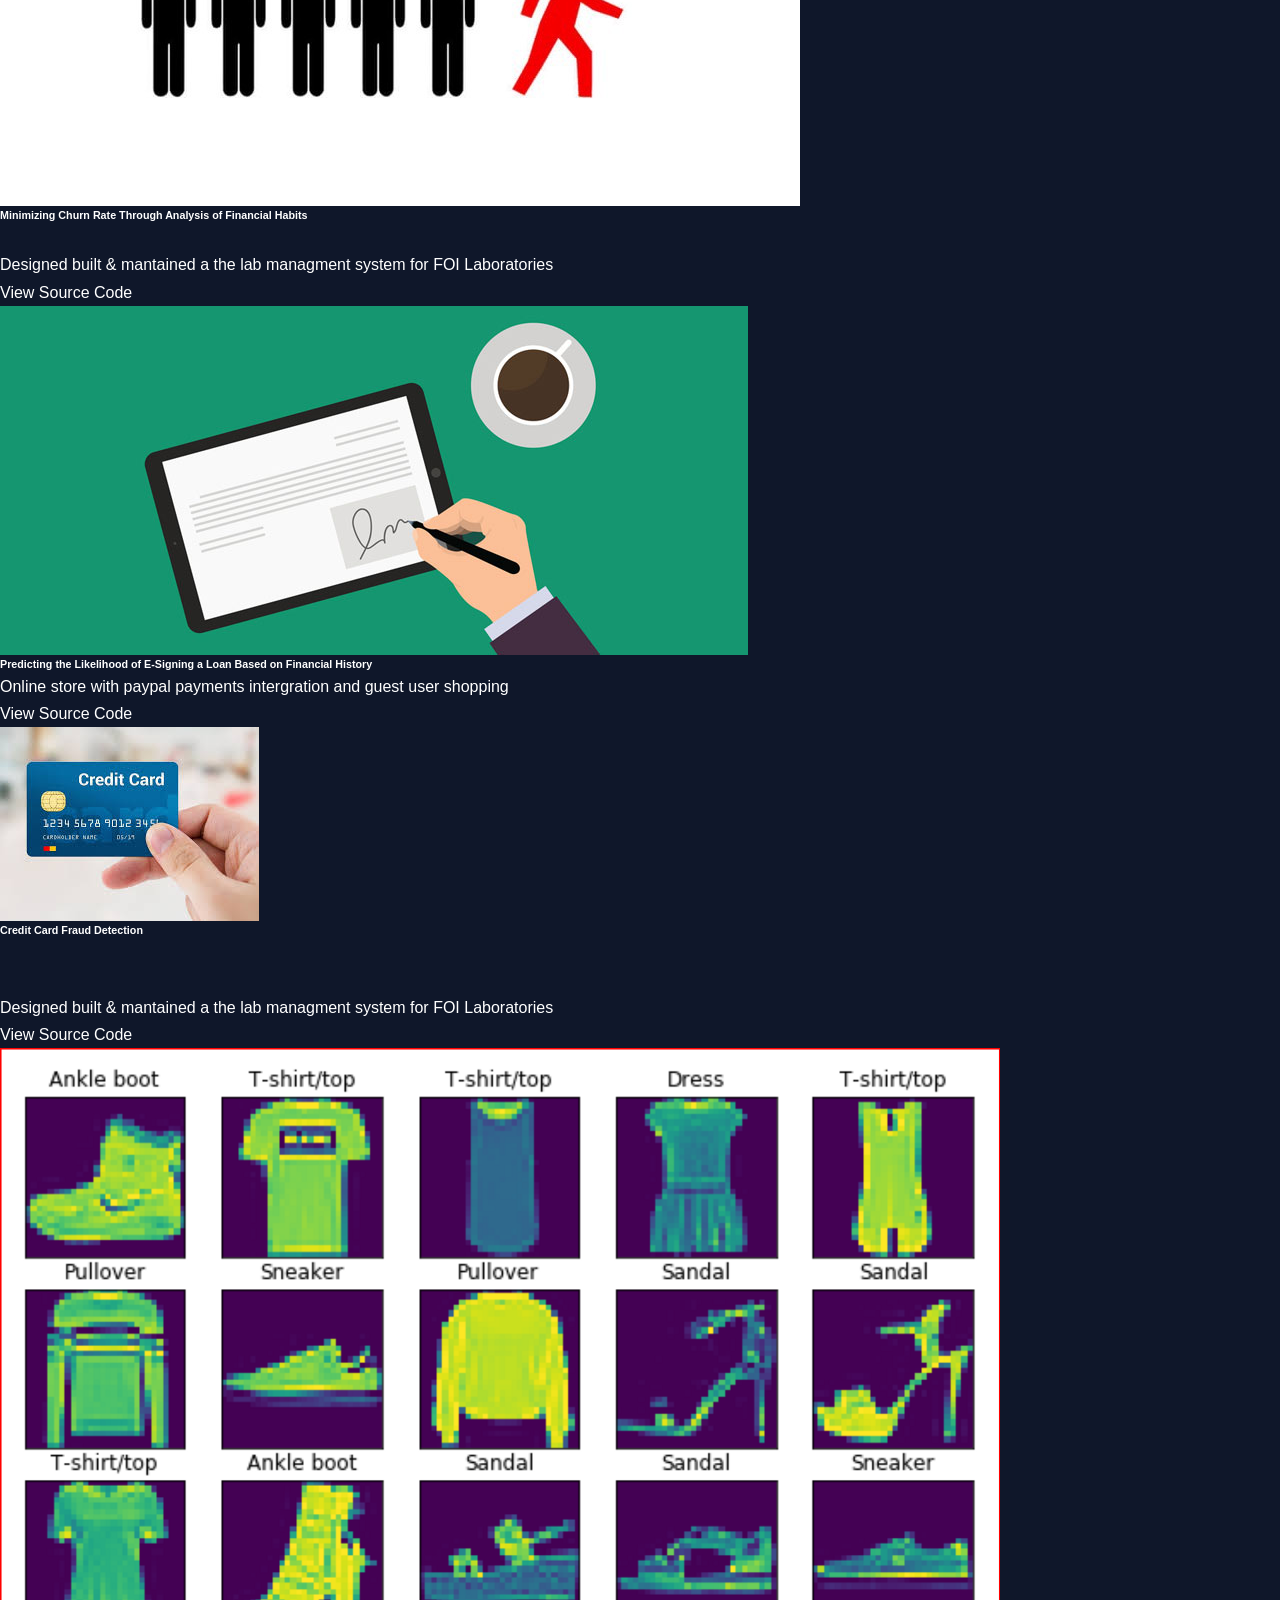
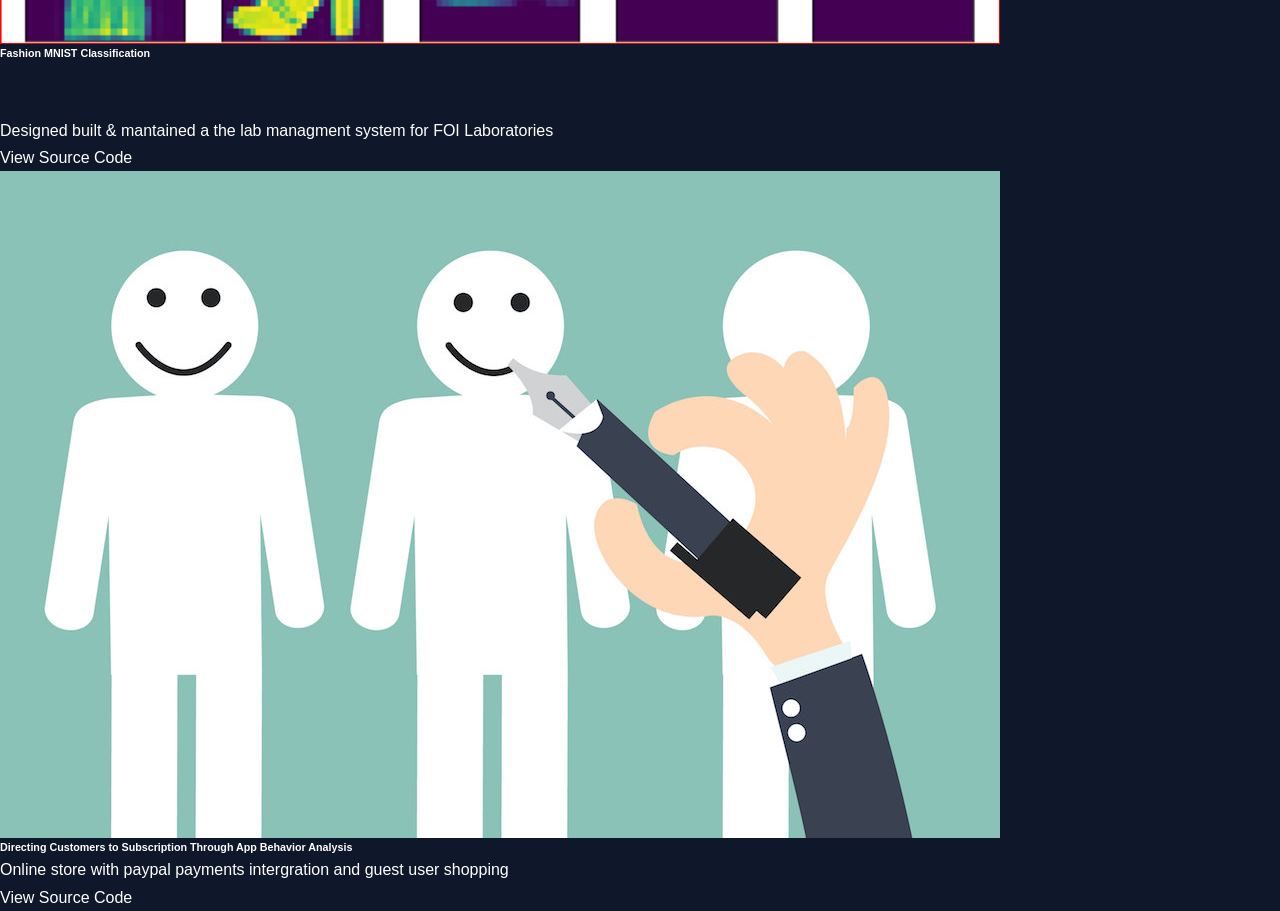
<file: ml.html>
<!DOCTYPE html>
<html>
<head>
	<title>Akash Verma</title>


	<meta name="viewport" content="width=device-width, initial-scale=1, maximum-scale=1, minimum-scale=1" />

	<link href="https://fonts.googleapis.com/css2?family=Russo+One&display=swap" rel="stylesheet">

	<link href="https://fonts.googleapis.com/css2?family=Roboto+Mono:wght@500&family=Russo+One&display=swap" rel="stylesheet">

	<link rel="stylesheet" type="text/css" href="default.css">
	<link id="theme-style" rel="stylesheet" type="text/css" href="">
</head>
<body>

	<section class="s1">
		<div class="main-container">
			

			<div class="intro-wrapper">
				<div class="nav-wrapper">

					<!-- Link around dots-wrapper added after tutorial video -->
					<a href="index.html">
						<div class="dots-wrapper">
							<div id="dot-1" class="browser-dot"></div>
							<div id="dot-2" class="browser-dot"></div>
							<div id="dot-3" class="browser-dot"></div>
						</div>
					</a>
					

					<ul id="navigation">
						<li><a href="index.html">HomePage</a></li>

					</ul>
				</div>

				<div class="left-column">
					
					<h5 style="text-align: center;line-height: 0;">Personalize Theme</h5>

					<div id="theme-options-wrapper">
						<div data-mode="light" id="light-mode" class="theme-dot"></div>
						<div data-mode="blue" id="blue-mode" class="theme-dot"></div>
						<div data-mode="green" id="green-mode" class="theme-dot"></div>
						<div data-mode="purple" id="purple-mode" class="theme-dot"></div>
					</div>

					<p id="settings-note">*Theme settings will be saved for<br>your next vist</p>
				</div>
				<div class="right-column">

					<div id="preview-shadow">
						<div id="preview">
							<div id="corner-tl" class="corner"></div>
							<div id="corner-tr" class="corner"></div>
							
							<img id="profile_pic" src="images1/ml.jpg" style="height: 70%; width:80%">
							<div id="corner-br" class="corner"></div>
							<div id="corner-bl" class="corner"></div>
						</div>
					</div>

				
				</div>
			</div>
		</div>
	</section>

	

	<section class="s1">
		<div class="main-container">
			<h3 style="text-align: center;">Some of Machine Learning projects</h3>

			<div class="post-wrapper">

				<div>
					<div class="post">
						<img class="thumbnail" src="images1/breast_cancer_classificaton.png">
						<div class="post-preview">
							<h6 class="post-title">Breast Cancer Classification</h6>
							<br>
							<br>
							<p class="post-intro">Designed built & mantained a the lab managment system for FOI Laboratories</p>
							<a href="https://github.com/Akashvermavv/Machine-Learning-Projects-/blob/master/BREAST%20CANCER%20CLASSIFICATION.ipynb" style="">View Source Code</a>
<!-- 							<a href="#" style="margin-left:90px;">Read More</a> -->
						</div>
					</div>
				</div>

				<div>
					<div class="post">
						<img class="thumbnail" src="images1/churn.jpg">
						<div class="post-preview">
							<h6 class="post-title">Minimizing Churn Rate Through Analysis of Financial Habits</h6>
							<br>
							<p class="post-intro">Designed built & mantained a the lab managment system for FOI Laboratories</p>
							<a href="https://github.com/Akashvermavv/Machine-Learning-Projects-/blob/master/Minimizing%20Churn%20Rate%20Through%20Analysis%20of%20Financial%20Habits.ipynb" style="">View Source Code</a>
<!-- 							<a href="#" style="margin-left:90px;">Read More</a> -->
						</div>
					</div>
				</div>

				<div>
					<div class="post">
						<img class="thumbnail" src="images1/e-sign.jpg">
						<div class="post-preview">
							<h6 class="post-title">Predicting the Likelihood of E-Signing a Loan Based on Financial History</h6>
							<p class="post-intro">Online store with paypal payments intergration and guest user shopping</p>
							<a href="https://github.com/Akashvermavv/Machine-Learning-Projects-/blob/master/Predicting%20the%20Likelihood%20of%20E-Signing%20a%20Loan%20Based%20on%20Financial%20History.ipynb" style="">View Source Code</a>
<!-- 							<a href="#" style="margin-left:90px;">Read More</a> -->
						</div>
					</div>
				</div>

				<div>
					<div class="post">
						<img class="thumbnail" src="images1/credit_card.jpg">
						<div class="post-preview">
							<h6 class="post-title">Credit Card Fraud Detection</h6>
							<br>
							<br>
							<p class="post-intro">Designed built & mantained a the lab managment system for FOI Laboratories</p>
							<a href="https://github.com/Akashvermavv/Machine-Learning-Projects-/blob/master/Random_Forest_credit_card_fraud_detection.ipynb" style="">View Source Code</a>
<!-- 							<a href="#" style="margin-left:90px;">Read More</a> -->
						</div>
					</div>
				</div>

				<div>
					<div class="post">
						<img class="thumbnail" src="images1/fashion.png">
						<div class="post-preview">
							<h6 class="post-title">Fashion MNIST Classification</h6>
							<br>
							<br>
							<p class="post-intro">Designed built & mantained a the lab managment system for FOI Laboratories</p>
							<a href="https://github.com/Akashvermavv/Machine-Learning-Projects-/blob/master/FASHION_MNIST_CLASSIFICATION.ipynb" style="">View Source Code</a>
<!-- 							<a href="#" style="margin-left:90px;">Read More</a> -->
						</div>
					</div>
				</div>

				<div>
					<div class="post">
						<img class="thumbnail" src="images1/customer-retention.jpg">
						<div class="post-preview">
							<h6 class="post-title">Directing Customers to Subscription Through App Behavior Analysis</h6>
							<p class="post-intro">Online store with paypal payments intergration and guest user shopping</p>
							<a href="https://github.com/Akashvermavv/Machine-Learning-Projects-/blob/master/Directing%20Customers%20to%20Subscription%20Through%20App%20Behavior%20Analysis.ipynb" style="">View Source Code</a>
<!-- 							<a href="#" style="margin-left:90px;">Read More</a> -->
						</div>
					</div>
				</div>

				

			


			</div>
		</div>
	</section>

 

	<script type="text/javascript" src="script.js"></script>
</body>
</html>
</file>
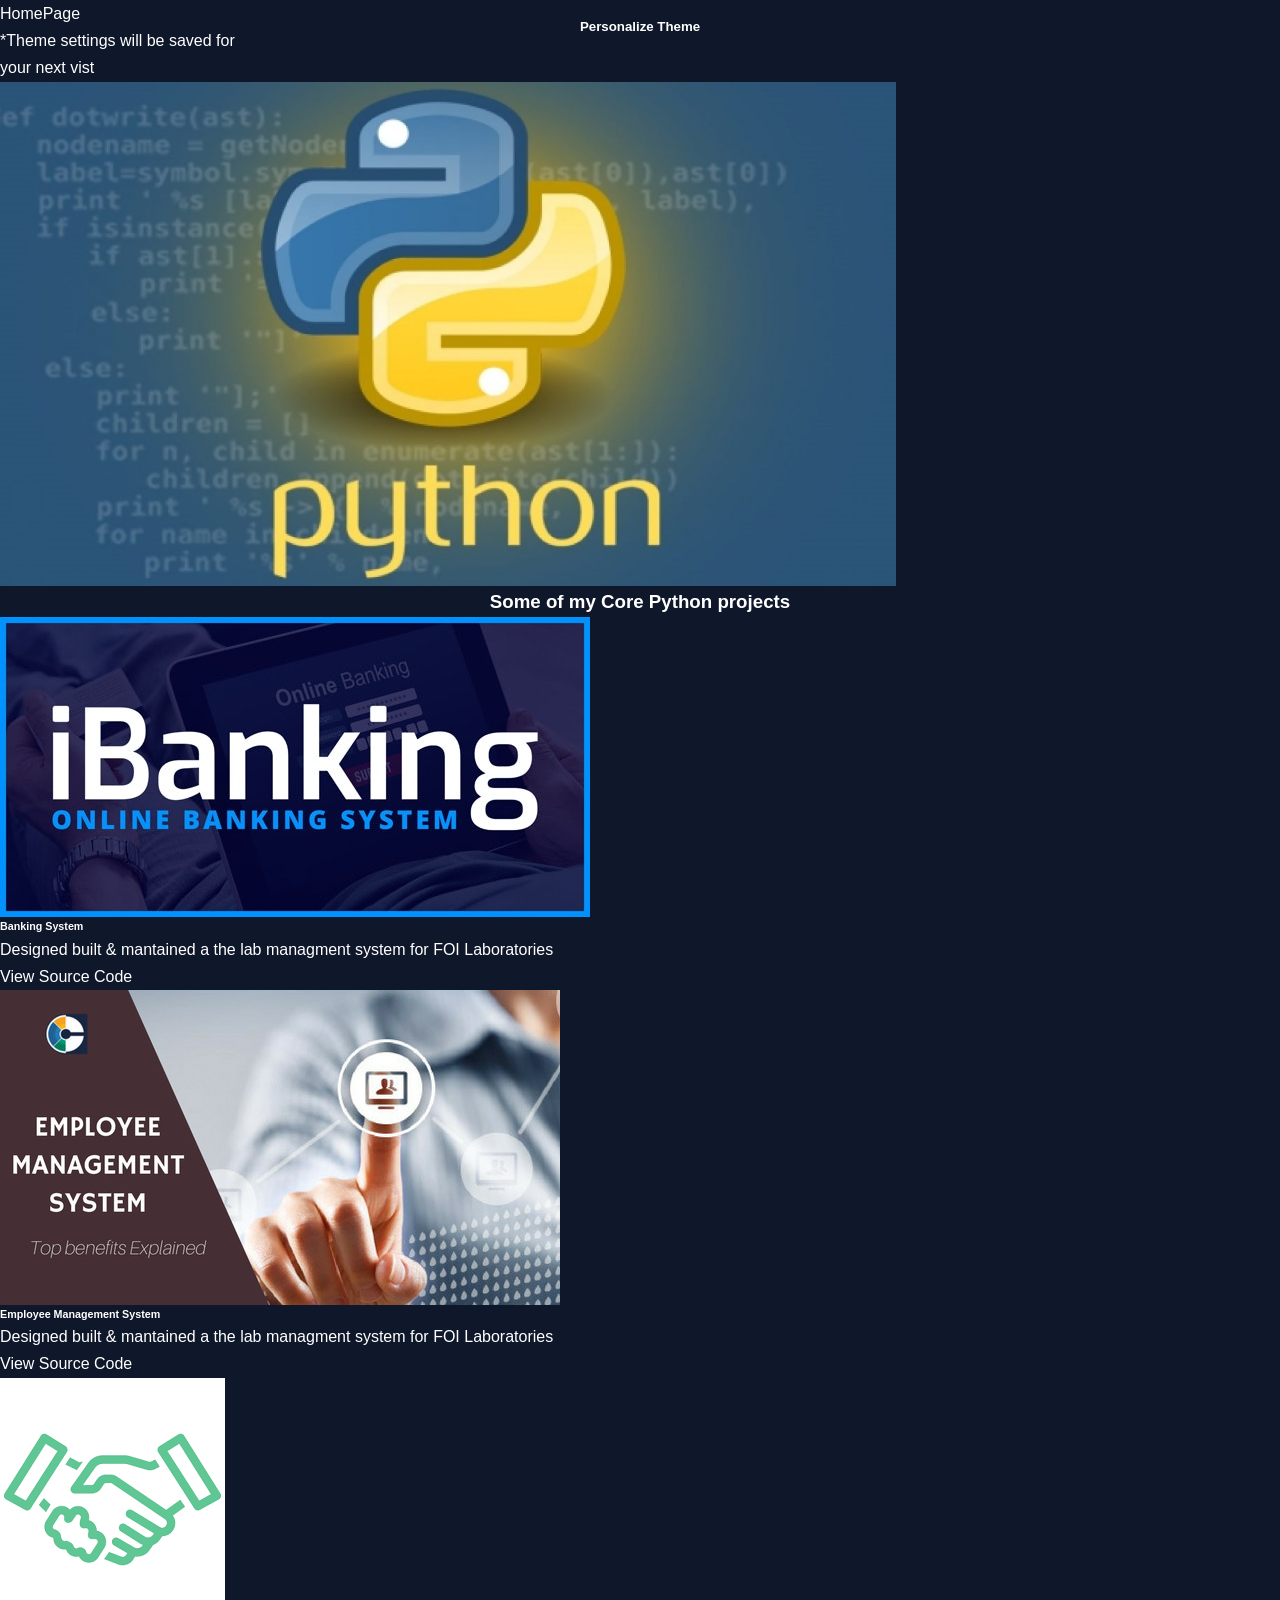
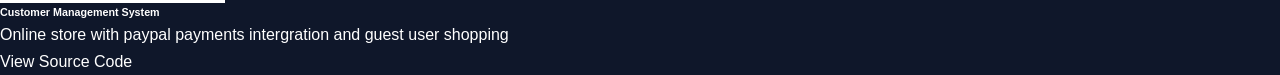
<file: py_projects.html>
<!DOCTYPE html>
<html>
<head>
	<title>Akash Verma</title>


	<meta name="viewport" content="width=device-width, initial-scale=1, maximum-scale=1, minimum-scale=1" />

	<link href="https://fonts.googleapis.com/css2?family=Russo+One&display=swap" rel="stylesheet">

	<link href="https://fonts.googleapis.com/css2?family=Roboto+Mono:wght@500&family=Russo+One&display=swap" rel="stylesheet">

	<link rel="stylesheet" type="text/css" href="default.css">
	<link id="theme-style" rel="stylesheet" type="text/css" href="">
</head>
<body>

	<section class="s1">
		<div class="main-container">
			

			<div class="intro-wrapper">
				<div class="nav-wrapper">

					<!-- Link around dots-wrapper added after tutorial video -->
					<a href="index.html">
						<div class="dots-wrapper">
							<div id="dot-1" class="browser-dot"></div>
							<div id="dot-2" class="browser-dot"></div>
							<div id="dot-3" class="browser-dot"></div>
						</div>
					</a>
					

					<ul id="navigation">
						<li><a href="index.html">HomePage</a></li>

					</ul>
				</div>

				<div class="left-column">
					
					<h5 style="text-align: center;line-height: 0;">Personalize Theme</h5>

					<div id="theme-options-wrapper">
						<div data-mode="light" id="light-mode" class="theme-dot"></div>
						<div data-mode="blue" id="blue-mode" class="theme-dot"></div>
						<div data-mode="green" id="green-mode" class="theme-dot"></div>
						<div data-mode="purple" id="purple-mode" class="theme-dot"></div>
					</div>

					<p id="settings-note">*Theme settings will be saved for<br>your next vist</p>
				</div>
				<div class="right-column">

					<div id="preview-shadow">
						<div id="preview">
							<div id="corner-tl" class="corner"></div>
							<div id="corner-tr" class="corner"></div>
							
							<img id="profile_pic" src="images1/python.jpg" style="height: 50%; width:70%">
							<div id="corner-br" class="corner"></div>
							<div id="corner-bl" class="corner"></div>
						</div>
					</div>

				
				</div>
			</div>
		</div>
	</section>

	

	<section class="s1">
		<div class="main-container">
			<h3 style="text-align: center;">Some of my Core Python projects</h3>

			<div class="post-wrapper">

				<div>
					<div class="post">
						<img class="thumbnail" src="images1/banking_system.jpg">
						<div class="post-preview">
							<h6 class="post-title">Banking System</h6>
							<p class="post-intro">Designed built & mantained a the lab managment system for FOI Laboratories</p>
							<a href="https://github.com/Akashvermavv/Python-Projects/blob/master/bankingSystemUsingExceptionHandling.py" style="">View Source Code</a>
<!-- 							<a href="#" style="margin-left:90px;">Read More</a> -->
						</div>
					</div>
				</div>

				<div>
					<div class="post">
						<img class="thumbnail" src="images1/ems.jpg">
						<div class="post-preview">
							<h6 class="post-title">Employee Management System</h6>
							<p class="post-intro">Designed built & mantained a the lab managment system for FOI Laboratories</p>
							<a href="https://github.com/Akashvermavv/Python-Projects/blob/master/EmsUsingDatabase.py" style="">View Source Code</a>
<!-- 							<a href="#" style="margin-left:90px;">Read More</a> -->
						</div>
					</div>
				</div>

				<div>
					<div class="post">
						<img class="thumbnail" src="images1/cm2.png">
						<div class="post-preview">
							<h6 class="post-title">Customer Management System</h6>
							<p class="post-intro">Online store with paypal payments intergration and guest user shopping</p>
							<a href="https://github.com/Akashvermavv/Python-Projects/edit/master/cmsProjectUsingDatabase.py" style="">View Source Code</a>
<!-- 							<a href="#" style="margin-left:90px;">Read More</a> -->
						</div>
					</div>
				</div>

				

			


			</div>
		</div>
	</section>

 

	<script type="text/javascript" src="script.js"></script>
</body>
</html>
</file>
<file: default.css>
/*====================================================
    Akash Verma Portfolio
    default.css (Part 1)
=====================================================*/

*{
    margin:0;
    padding:0;
    box-sizing:border-box;
    scroll-behavior:smooth;
}

:root{

    --primary:#2563eb;
    --secondary:#3b82f6;

    --bg:#0f172a;
    --card:#1e293b;

    --card2:#111827;

    --text:#ffffff;

    --text2:#cbd5e1;

    --border:#334155;

    --success:#22c55e;

    --shadow:0 15px 35px rgba(0,0,0,.35);

}

body{

    font-family:'Poppins',sans-serif;

    background:var(--bg);

    color:var(--text);

    line-height:1.7;

}

img{

    max-width:100%;

    display:block;

}

a{

    text-decoration:none;

    color:white;

}

ul{

    list-style:none;

}

/*========================*/

.container{

    width:90%;

    max-width:1200px;

    margin:auto;

}

.section{

    padding:100px 0;

}

.gray{

    background:#111827;

}

.section-title{

    text-align:center;

    margin-bottom:60px;

}

.section-title h2{

    font-size:40px;

    font-weight:700;

    position:relative;

    display:inline-block;

}

.section-title h2::after{

    content:'';

    width:80px;

    height:4px;

    background:var(--primary);

    display:block;

    margin:15px auto;

    border-radius:10px;

}

/*==========================
NAVBAR
==========================*/

header{

    position:fixed;

    top:0;

    left:0;

    width:100%;

    background:rgba(15,23,42,.95);

    backdrop-filter:blur(15px);

    z-index:1000;

    border-bottom:1px solid rgba(255,255,255,.08);

}

header .container{

    display:flex;

    justify-content:space-between;

    align-items:center;

    height:75px;

}

.logo h2{

    font-size:26px;

    color:#fff;

    font-weight:700;

}

nav ul{

    display:flex;

    gap:35px;

}

nav a{

    color:white;

    font-weight:500;

    transition:.3s;

}

nav a:hover{

    color:var(--primary);

}

/*==========================
HERO
==========================*/

.hero{

    min-height:100vh;

    display:flex;

    align-items:center;

    padding-top:90px;

}

.hero-container{

    display:grid;

    grid-template-columns:1fr 420px;

    gap:60px;

    align-items:center;

}

.hero-left h4{

    color:#60a5fa;

    font-size:22px;

}

.hero-left h1{

    font-size:64px;

    line-height:1.1;

    margin:15px 0;

}

.hero-left h2{

    color:#3b82f6;

    margin-bottom:25px;

    font-size:30px;

}

.hero-left p{

    color:var(--text2);

    font-size:18px;

    margin-bottom:35px;

    max-width:650px;

}

.hero-right{

    display:flex;

    justify-content:center;

}

.hero-right img{

    width:360px;

    height:360px;

    object-fit:cover;

    border-radius:50%;

    border:6px solid var(--primary);

    box-shadow:var(--shadow);

}

/*==========================
BUTTONS
==========================*/

.hero-buttons{

    display:flex;

    gap:18px;

    flex-wrap:wrap;

    margin-bottom:35px;

}

.btn{

    padding:14px 28px;

    border-radius:10px;

    font-weight:600;

    transition:.35s;

}

.btn-primary{

    background:linear-gradient(135deg,#2563eb,#3b82f6);

}

.btn-primary:hover{

    transform:translateY(-5px);

    box-shadow:0 15px 30px rgba(37,99,235,.35);

}

.btn-secondary{

    border:1px solid rgba(255,255,255,.2);

    background:transparent;

}

.btn-secondary:hover{

    background:#2563eb;

    transform:translateY(-5px);

}

/*==========================
TECH STACK
==========================*/

.tech-stack{

    display:flex;

    flex-wrap:wrap;

    gap:12px;

}

.tech-stack span{

    background:#1e293b;

    padding:10px 18px;

    border-radius:50px;

    border:1px solid rgba(255,255,255,.08);

    color:#60a5fa;

    font-size:14px;

    transition:.3s;

}

.tech-stack span:hover{

    background:#2563eb;

    color:white;

    transform:translateY(-4px);

}

/*==========================
ABOUT
==========================*/

.about-card{

    background:var(--card);

    padding:45px;

    border-radius:20px;

    box-shadow:var(--shadow);

    border:1px solid rgba(255,255,255,.06);

}

.about-card p{

    margin-bottom:22px;

    color:var(--text2);

    font-size:17px;

}

.about-card strong{

    color:#60a5fa;

}

/*==========================
HIGHLIGHTS
==========================*/

.highlight-grid{

    display:grid;

    grid-template-columns:repeat(auto-fit,minmax(250px,1fr));

    gap:30px;

}

.highlight-card{

    background:var(--card);

    padding:35px;

    border-radius:20px;

    text-align:center;

    transition:.35s;

    border:1px solid rgba(255,255,255,.05);

}

.highlight-card:hover{

    transform:translateY(-10px);

    border-color:#2563eb;

}

.highlight-card i{

    font-size:45px;

    color:#3b82f6;

    margin-bottom:20px;

}

.highlight-card h3{

    margin-bottom:15px;

    font-size:22px;

}

.highlight-card p{

    color:var(--text2);

    font-size:15px;

}

/*=========================================
TIMELINE
==========================================*/

.timeline{
    position:relative;
    max-width:900px;
    margin:0 auto;
    padding-left:30px;
}

.timeline::before{
    content:'';
    position:absolute;
    left:8px;
    top:0;
    width:3px;
    height:100%;
    background:linear-gradient(#2563eb,#60a5fa);
}

.timeline-item{
    position:relative;
    margin-bottom:45px;
}

.timeline-item::before{
    content:'';
    position:absolute;
    left:-30px;
    top:12px;
    width:18px;
    height:18px;
    border-radius:50%;
    background:#2563eb;
    border:4px solid #0f172a;
    box-shadow:0 0 20px rgba(37,99,235,.5);
}

.timeline-content{

    background:#1e293b;
    padding:30px;
    border-radius:16px;
    border:1px solid rgba(255,255,255,.08);
    transition:.35s;
    box-shadow:0 10px 30px rgba(0,0,0,.25);

}

.timeline-content:hover{

    transform:translateY(-6px);

    border-color:#3b82f6;

}

.timeline-content h3{

    color:#60a5fa;
    margin-bottom:8px;

}

.timeline-content h4{

    font-weight:500;
    margin-bottom:6px;

}

.timeline-content span{

    color:#94a3b8;
    font-size:14px;
    display:block;
    margin-bottom:18px;

}

.timeline-content ul{

    padding-left:20px;
    color:#cbd5e1;

}

.timeline-content li{

    margin-bottom:10px;

}

/*=========================================
SKILLS
==========================================*/

.skills-grid{

    display:grid;
    grid-template-columns:repeat(auto-fit,minmax(300px,1fr));
    gap:30px;

}

.skill-box{

    background:#1e293b;
    padding:30px;
    border-radius:18px;
    border:1px solid rgba(255,255,255,.08);
    transition:.35s;

}

.skill-box:hover{

    transform:translateY(-8px);
    border-color:#3b82f6;

}

.skill-box h3{

    margin-bottom:20px;
    color:#60a5fa;

}

.badges{

    display:flex;
    flex-wrap:wrap;
    gap:12px;

}

.badges span{

    background:#2563eb20;
    color:#60a5fa;
    border:1px solid rgba(96,165,250,.25);
    padding:10px 16px;
    border-radius:30px;
    font-size:14px;
    transition:.3s;

}

.badges span:hover{

    background:#2563eb;
    color:white;
    transform:translateY(-3px);

}

/*=========================================
PROJECTS
==========================================*/

.project-grid{

    display:grid;
    grid-template-columns:repeat(auto-fit,minmax(330px,1fr));
    gap:35px;

}

.project-card{

    background:#1e293b;
    padding:30px;
    border-radius:20px;
    border:1px solid rgba(255,255,255,.08);
    transition:.35s;
    display:flex;
    flex-direction:column;
    justify-content:space-between;

}

.project-card:hover{

    transform:translateY(-10px);
    border-color:#3b82f6;

}

.project-card h3{

    color:#60a5fa;
    margin-bottom:18px;

}

.project-card p{

    color:#cbd5e1;
    margin-bottom:25px;

}

.project-card .badges{

    margin-bottom:25px;

}

.project-card a{

    display:inline-block;
    width:max-content;
    background:#2563eb;
    color:white;
    padding:12px 20px;
    border-radius:8px;
    transition:.3s;

}

.project-card a:hover{

    background:#1d4ed8;

}

/*=========================================
EDUCATION
==========================================*/

.education-card{

    max-width:800px;
    margin:auto;
    background:#1e293b;
    padding:40px;
    border-radius:18px;
    border:1px solid rgba(255,255,255,.08);

}

.education-card h3{

    color:#60a5fa;
    margin-bottom:10px;

}

.education-card p{

    color:#cbd5e1;

}

.education-card hr{

    margin:25px 0;
    border:none;
    border-top:1px solid rgba(255,255,255,.08);

}

/*=========================================
CONTACT
==========================================*/

.contact-card{

    max-width:800px;
    margin:auto;
    background:#1e293b;
    padding:40px;
    border-radius:18px;
    border:1px solid rgba(255,255,255,.08);

}

.contact-card p{

    margin-bottom:20px;
    font-size:18px;
    color:#e2e8f0;

}

.contact-card i{

    color:#3b82f6;
    width:28px;

}

.contact-card a{

    color:#60a5fa;

}

.contact-card a:hover{

    text-decoration:underline;

}

/*=========================================
FOOTER
==========================================*/

footer{

    background:#020617;
    text-align:center;
    padding:30px;

}

footer p{

    color:#94a3b8;

}

/*=========================================
SCROLLBAR
==========================================*/

::-webkit-scrollbar{

    width:10px;

}

::-webkit-scrollbar-track{

    background:#111827;

}

::-webkit-scrollbar-thumb{

    background:#2563eb;
    border-radius:20px;

}

::-webkit-scrollbar-thumb:hover{

    background:#3b82f6;

}

/*=========================================
ANIMATIONS
==========================================*/

.section{

    animation:fadeUp .8s ease;

}

@keyframes fadeUp{

    from{

        opacity:0;
        transform:translateY(40px);

    }

    to{

        opacity:1;
        transform:translateY(0);

    }

}

/*=========================================
RESPONSIVE
==========================================*/

@media(max-width:992px){

.hero-container{

grid-template-columns:1fr;
text-align:center;

}

.hero-left{

order:2;

}

.hero-right{

order:1;
margin-bottom:40px;

}

.hero-right img{

width:260px;
height:260px;

}

.hero-buttons{

justify-content:center;

}

.tech-stack{

justify-content:center;

}

nav ul{

gap:18px;

}

}

@media(max-width:768px){

.section{

padding:70px 0;

}

.section-title h2{

font-size:30px;

}

.hero-left h1{

font-size:42px;

}

.hero-left h2{

font-size:22px;

}

.hero-left p{

font-size:16px;

}

header .container{

flex-direction:column;
height:auto;
padding:15px 0;

}

nav ul{

margin-top:15px;
flex-wrap:wrap;
justify-content:center;

}

.timeline{

padding-left:20px;

}

.timeline::before{

left:4px;

}

.timeline-item::before{

left:-24px;

}

.skills-grid,
.project-grid{

grid-template-columns:1fr;

}

.about-card,
.skill-box,
.project-card,
.education-card,
.contact-card{

padding:25px;

}

.btn{

width:100%;
text-align:center;

}

.hero-buttons{

flex-direction:column;

}

}

html{

scroll-padding-top:90px;

}
</file>
